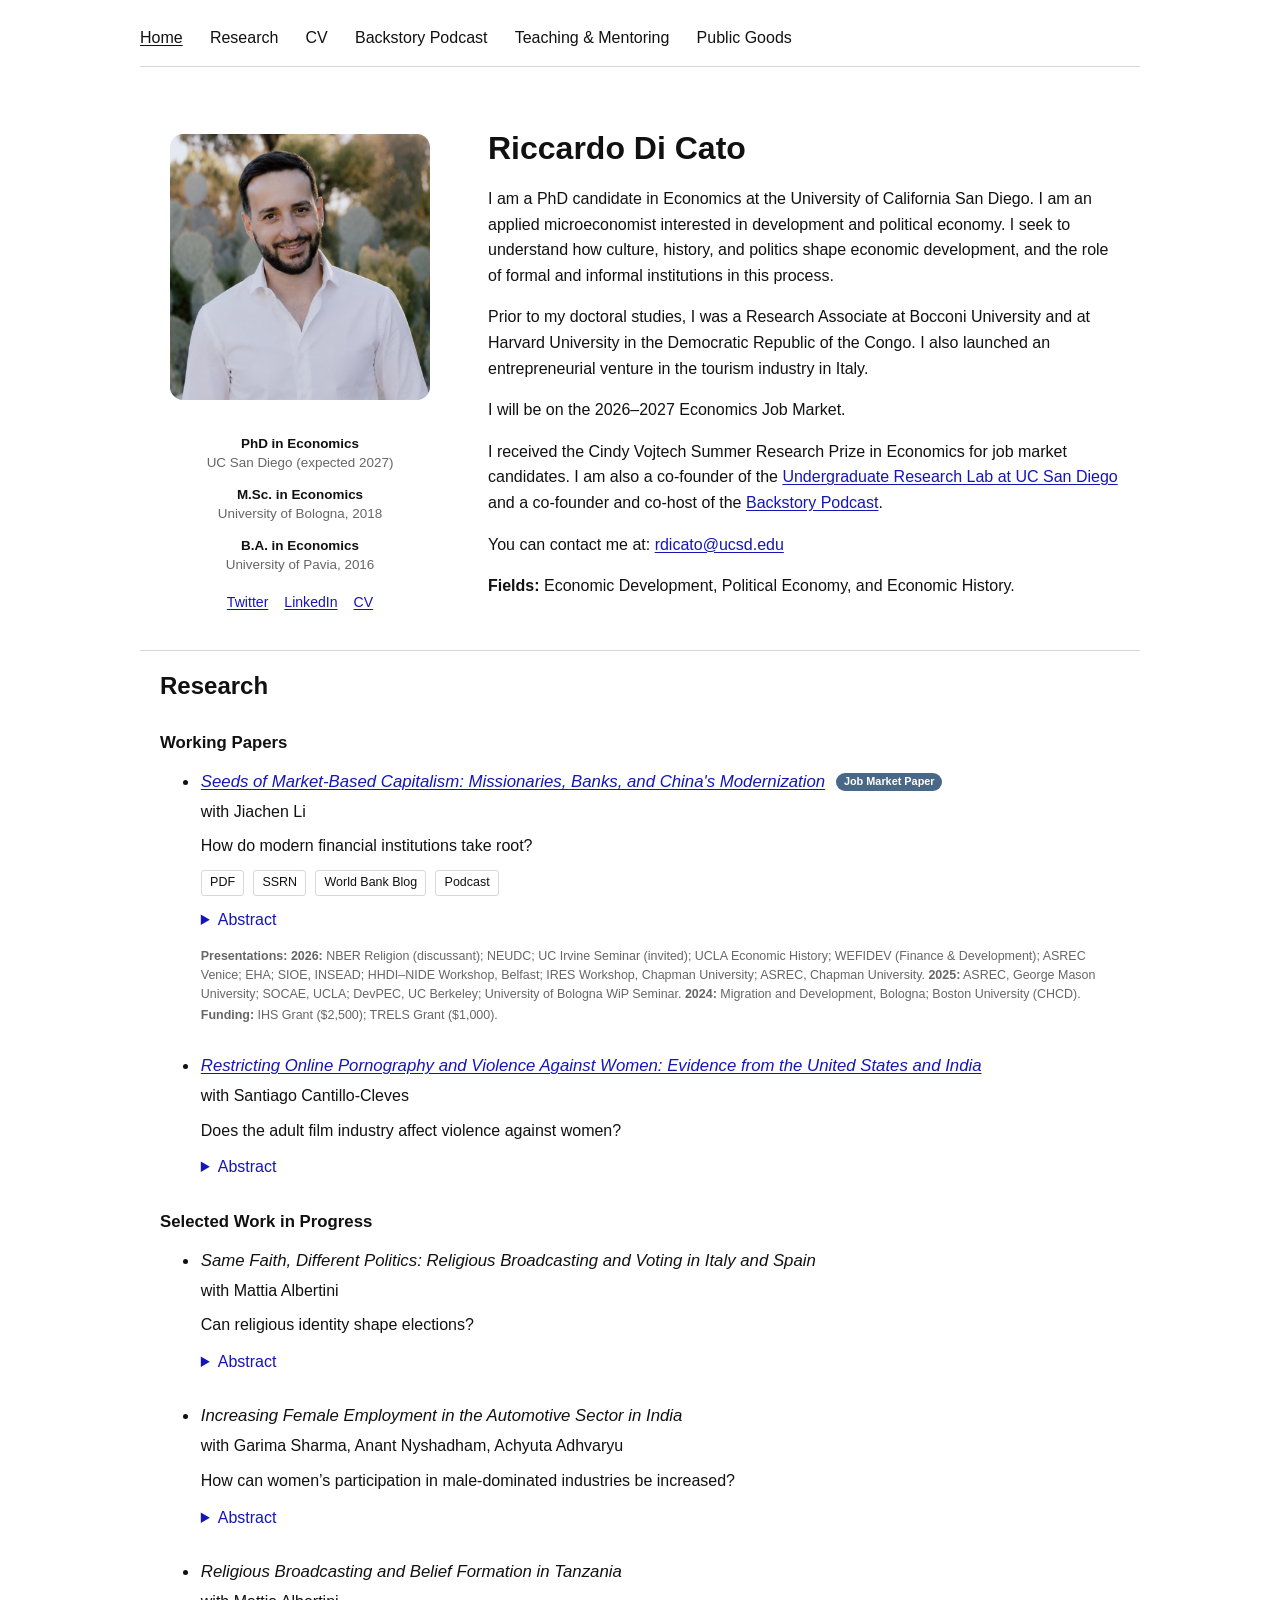
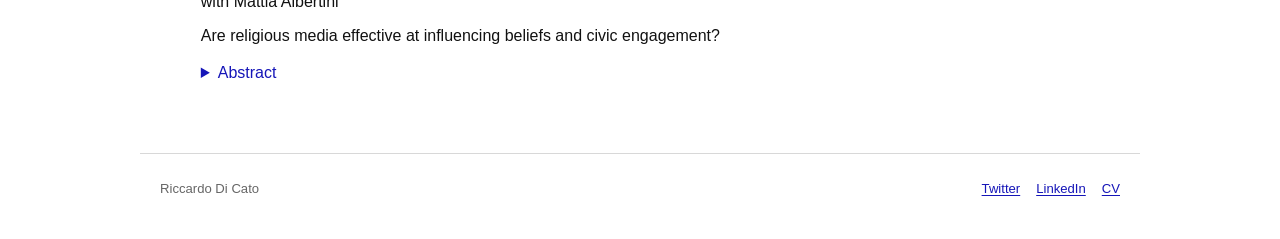
<file: index.html>
<!doctype html>
<html lang="en">
<head>
  <meta charset="utf-8">
  <meta name="viewport" content="width=device-width, initial-scale=1">
  <meta name="description" content="Riccardo Di Cato, PhD candidate in Economics at UC San Diego.">
  <title>Riccardo Di Cato</title>
  <link rel="canonical" href="https://riccardodicato.com/">
  <meta property="og:type" content="website">
  <meta property="og:title" content="Riccardo Di Cato">
  <meta property="og:description" content="PhD candidate in Economics at UC San Diego working in development economics and political economy.">
  <meta property="og:url" content="https://riccardodicato.com/">
  <meta property="og:image" content="https://riccardodicato.com/assets/images/riccardo-di-cato-2026.jpg">
  <meta name="twitter:card" content="summary_large_image">
  <link rel="stylesheet" href="assets/css/site.css">
  <script type="application/ld+json">
  {
    "@context": "https://schema.org",
    "@type": "Person",
    "name": "Riccardo Di Cato",
    "url": "https://riccardodicato.com/",
    "image": "https://riccardodicato.com/assets/images/riccardo-di-cato-2026.jpg",
    "jobTitle": "PhD Candidate in Economics",
    "affiliation": {
      "@type": "CollegeOrUniversity",
      "name": "University of California San Diego"
    },
    "sameAs": [
      "https://x.com/CatoRiccardo",
      "https://www.linkedin.com/in/dicato/"
    ]
  }
  </script>
</head>
<body>
  <a class="skip-link" href="#home">Skip to content</a>
  <header class="site-header container">
    <nav class="site-nav" aria-label="Primary navigation">
      <a href="#home" aria-current="page">Home</a>
      <a href="#research">Research</a>
      <a href="assets/docs/riccardo-di-cato-cv.pdf?v=20261103231024" target="_blank" rel="noopener">CV</a>
      <a href="media/index.html">Backstory Podcast</a>
      <a href="teaching_research/index.html">Teaching &amp; Mentoring</a>
      <a href="blog/index.html">Public Goods</a>
    </nav>
  </header>

  <main>
    <section class="profile container" id="home">
      <aside class="profile-side">
        <img class="profile-photo" src="assets/images/riccardo-di-cato-2026.jpg" alt="Riccardo Di Cato" width="844" height="1000">
        <p><strong>PhD in Economics</strong>UC San Diego (expected 2027)</p>
        <p><strong>M.Sc. in Economics</strong>University of Bologna, 2018</p>
        <p><strong>B.A. in Economics</strong>University of Pavia, 2016</p>
        <div class="profile-links"><a href="https://x.com/CatoRiccardo" target="_blank" rel="noopener">Twitter</a><a href="https://www.linkedin.com/in/dicato/" target="_blank" rel="noopener">LinkedIn</a><a href="assets/docs/riccardo-di-cato-cv.pdf?v=20261103231024" target="_blank" rel="noopener">CV</a></div>
      </aside>
      <div class="profile-main">
        <h1>Riccardo Di Cato</h1>
        <p>I am a PhD candidate in Economics at the University of California San Diego. I am an applied microeconomist interested in development and political economy. I seek to understand how culture, history, and politics shape economic development, and the role of formal and informal institutions in this process.</p>
        <p>Prior to my doctoral studies, I was a Research Associate at Bocconi University and at Harvard University in the Democratic Republic of the Congo. I also launched an entrepreneurial venture in the tourism industry in Italy.</p>
        <p>I will be on the 2026–2027 Economics Job Market.</p>
        <p>I received the Cindy Vojtech Summer Research Prize in Economics for job market candidates. I am also a co-founder of the <a href="https://economics.ucsd.edu/undergraduate-program/resources/undergraduate-graduate-research-lab/index.html">Undergraduate Research Lab at UC San Diego</a> and a co-founder and co-host of the <a href="https://open.spotify.com/show/6C8bGPyEN6sFWgcxrxDUTs">Backstory Podcast</a>.</p>
        <p>You can contact me at: <a href="mailto:rdicato@ucsd.edu">rdicato@ucsd.edu</a></p>
        <p><strong>Fields:</strong> Economic Development, Political Economy, and Economic History.</p>
      </div>
    </section>

    <section class="section container" id="research">
      <h2><a href="research/index.html">Research</a></h2>
      <h3>Working Papers</h3>
      <ul class="paper-list">
        <li>
          <p class="paper-title"><a href="assets/docs/DiCatoJMP.pdf?v=20261103231024" target="_blank" rel="noopener">Seeds of Market-Based Capitalism: Missionaries, Banks, and China's Modernization</a> <span class="paper-label">Job Market Paper</span></p>
          <p class="coauthors">with Jiachen Li</p>
          <p class="research-question">How do modern financial institutions take root?</p>
          <div class="paper-actions">
            <a href="assets/docs/DiCatoJMP.pdf?v=20261103231024" target="_blank" rel="noopener">PDF</a>
            <a href="https://papers.ssrn.com/sol3/papers.cfm?abstract_id=5039855" target="_blank" rel="noopener">SSRN</a>
            <a href="https://blogs.worldbank.org/en/impactevaluations/what-are-the-origins-of-china-s-market-based-capitalism--guest-p" target="_blank" rel="noopener">World Bank Blog</a>
            <a href="https://open.spotify.com/episode/0fkQIrNTQ0wg1zdRQTXwpM" target="_blank" rel="noopener">Podcast</a>
          </div>
          <details><summary>Abstract</summary><p>How do modern financial institutions take root? We study this question in the context of China, which transitioned from traditional to modern banking following its opening to foreign powers in the nineteenth century. We explore the role of Christian missionaries in shaping the adoption of modern banks. Missionaries were among the first foreigners to reach China’s interior and played an important role in educating future bankers and translating the Western knowledge needed to operate these new institutions. Before the Communist takeover in 1949, we use a staggered difference-in-differences design to show that missionary arrival increased the number of modern banks by 31% and, with a delay, the number of enterprises by 27%. We then estimate the long-run effects of mission exposure after 1949 using variation induced by the timing of railway construction relative to national missionary inflows. The effect of missionary activity on banking disappeared under Maoist central planning but re-emerged as markets reopened after 1978. Evidence on surviving bankers and returning elites suggests that historical human capital became valuable again as China reopened to markets and reformed its financial system in 1984. Beyond banking, locations with greater historical mission exposure have higher GDP, more enterprises, and greater foreign investment. These findings suggest that missionaries planted the seeds of market-based capitalism, which lay dormant before re-emerging to shape China's modern development.</p></details>
          <div class="paper-meta"><p><strong>Presentations:</strong> <strong>2026:</strong> NBER Religion (discussant); NEUDC; UC Irvine Seminar (invited); UCLA Economic History; WEFIDEV (Finance &amp; Development); ASREC Venice; EHA; SIOE, INSEAD; HHDI–NIDE Workshop, Belfast; IRES Workshop, Chapman University; ASREC, Chapman University. <strong>2025:</strong> ASREC, George Mason University; SOCAE, UCLA; DevPEC, UC Berkeley; University of Bologna WiP Seminar. <strong>2024:</strong> Migration and Development, Bologna; Boston University (CHCD).</p><p><strong>Funding:</strong> IHS Grant ($2,500); TRELS Grant ($1,000).</p></div>
        </li>
        <li><p class="paper-title"><a href="assets/docs/CantilloDiCato_PornographyRestrictions.pdf?v=20261103231024" target="_blank" rel="noopener"><em>Restricting Online Pornography and Violence Against Women: Evidence from the United States and India</em></a></p><p class="coauthors">with Santiago Cantillo-Cleves</p><p class="research-question">Does the adult film industry affect violence against women?</p><details><summary>Abstract</summary><p>Governments increasingly restrict online pornography in an effort to reduce violence against women. The effect of such restrictions is theoretically ambiguous. Pornography may increase aggression through exposure to degrading or violent content, but it may also displace behaviors that create opportunities for violence. We study two large restrictions in two countries and find opposite effects. In the United States, state age-verification laws raised the cost of access, and induced the largest platforms to withdraw from the treated states. Exploiting the staggered adoption of the age-verification laws, as well as a comparison of adjacent counties across states, we find a decline of 1.4 (3%) monthly non-sexual assaults against female victims per 100,000 residents. In India, a 2018 nationwide order blocked 827 pornographic websites. We compare places with higher internet access before and after the policy, and instrument with a measure of how costly it was for a geographic location to access the internet based on the number of lightning strikes in the area. We find that the policy ban increased annual rape incidents by 1.05 per 100,000 residents in India, while crimes not specifically directed at women do not rise. Both policies materially reduced access. Evidence on circumvention and substitution, offender age, and local age composition and household structure suggests that the balance between exposure and behavioral substitution differs across settings. Pornography restrictions therefore can have a differential effect on violence against women, and evaluating them requires attention to how users adjust to the regulations and to the local context.</p></details></li>
      </ul>
      <h3>Selected Work in Progress</h3>
      <ul class="paper-list">
        <li><p class="paper-title"><em>Same Faith, Different Politics: Religious Broadcasting and Voting in Italy and Spain</em></p><p class="coauthors">with Mattia Albertini</p><p class="research-question">Can religious identity shape elections?</p><details><summary>Abstract</summary><p>How does exposure to the same religious message affect voting across different political contexts? We study <em>Radio Maria</em>, one of the world’s largest Catholic broadcasting networks, in Italy and Spain. We combine municipality-level election results with confidential transmitter data and exploit variation in radio reception induced by local topography, together with time variation from the expansion of the radio network. We find that radio exposure increases support for religiously aligned parties in both countries, but in different political directions. In Italy, exposure shifts votes toward parties in the center, while in Spain it shifts votes toward the right. These differences reflect the historical political representation of Catholic identity, which has been associated with the center in Italy and the right in Spain. The results show that a common religious message can produce different electoral responses depending on the political context in which voters receive it. More broadly, our polarization measures suggest that religious media can have very different implications for political polarization, potentially moderating it in one context while intensifying it in another.</p></details></li>
        <li><p class="paper-title"><em>Increasing Female Employment in the Automotive Sector in India</em></p><p class="coauthors">with Garima Sharma, Anant Nyshadham, Achyuta Adhvaryu</p><p class="research-question">How can women’s participation in male-dominated industries be increased?</p><details><summary>Abstract</summary><p>We study whether workplace amenities can help firms attract women into traditionally male-dominated industries. In partnership with a major automotive industry association in India, we conduct a randomized recruitment experiment comparing job offers that vary in the amenities associated with a factory job. These amenities include greater female coworker representation, the option to bring a friend or relative, female supervision, and female human-resources personnel and grievance support. Across 1,190 offers, the peer treatment increases take-up by an estimated 7.2 percentage points, while the other treatment arms have smaller point estimates. Estimated treatment effects are larger in periods with shorter average job-search duration, consistent with amenities having a greater influence on recruitment when outside employment options are better. The findings suggest that peer recruitment can help firms attract women and provide preliminary evidence that workers’ outside options shape their responses to workplace amenities.</p></details></li>
        <li><p class="paper-title"><em>Religious Broadcasting and Belief Formation in Tanzania</em></p><p class="coauthors">with Mattia Albertini</p><p class="research-question">Are religious media effective at influencing beliefs and civic engagement?</p><details><summary>Abstract</summary><p>Can mass religious broadcasting change religious identity and social behavior? We study the expansion of Radio Maria across Tanzania between 2001 and 2024. We combine the staggered rollout of the network’s transmitters with predicted signal strength, individual-level data from Afrobarometer and the Demographic and Health Surveys, and geocoded conflict data from ACLED. Our empirical strategy compares locations with similar proximity to transmitters but different signal reception because of local topography, while accounting for free-space signal, other radio coverage, and location and year fixed effects. Exposure to Radio Maria increases Catholic affiliation and reduces Protestant affiliation, with larger effects in places farther from historical Catholic missions. It also reduces in-person contact with religious leaders, consistent with radio partly substituting for traditional religious institutions. We find little change in most social and intergroup attitudes, but some reduction in conventional political engagement and an increase in protests and religiously connected events. These additional events are not accompanied by more fatalities or violence against civilians. The results show how religious media can reshape affiliation while also affecting civic mobilization.</p></details></li>
      </ul>
    </section>

  </main>

  <footer class="site-footer container"><span>Riccardo Di Cato</span><div class="footer-links"><a href="https://x.com/CatoRiccardo" target="_blank" rel="noopener">Twitter</a><a href="https://www.linkedin.com/in/dicato/" target="_blank" rel="noopener">LinkedIn</a><a href="assets/docs/riccardo-di-cato-cv.pdf?v=20261103231024" target="_blank" rel="noopener">CV</a></div></footer>
</body>
</html>
</file>
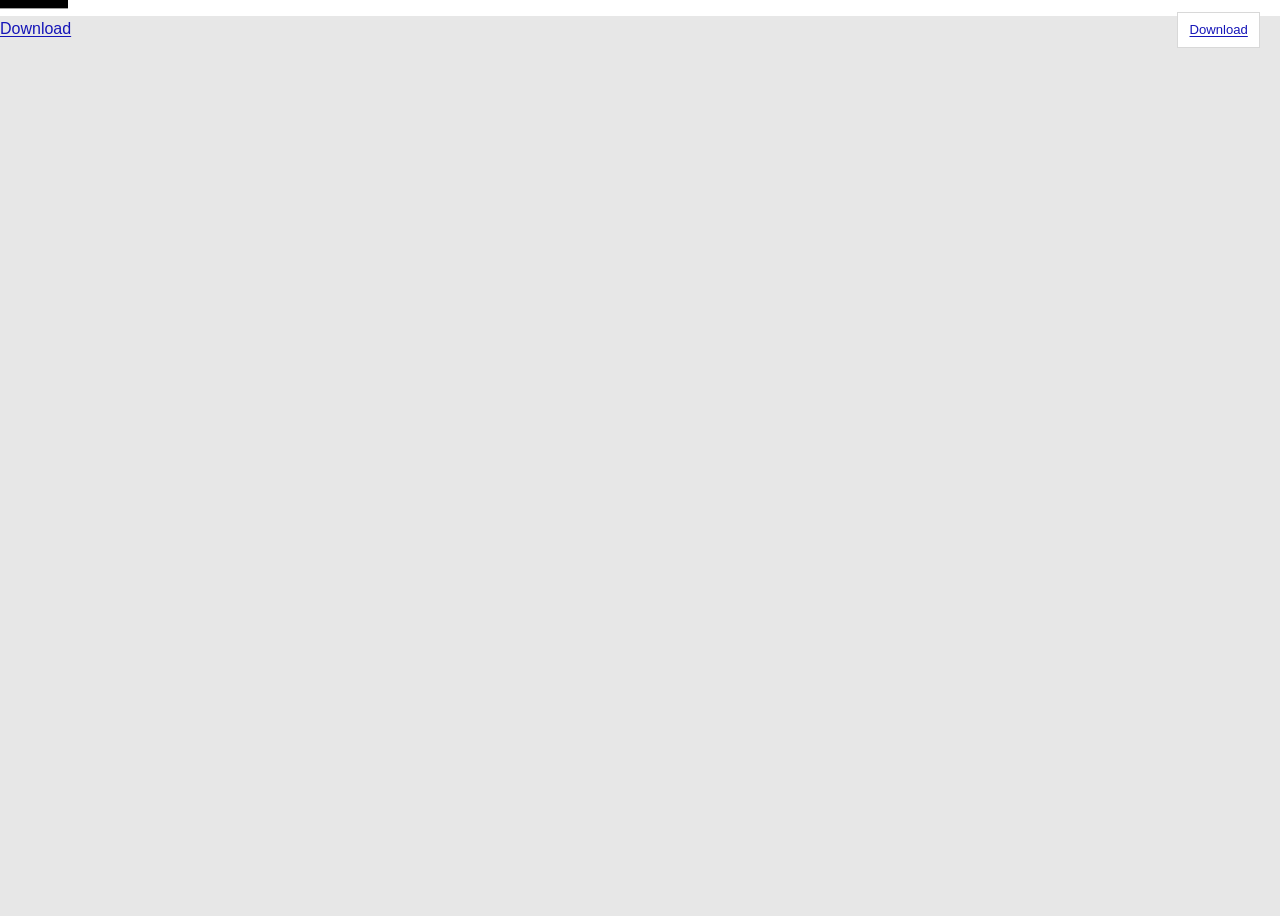
<file: _cv/index.html>
<!doctype html><html lang="en"><head><meta charset="utf-8">
  <meta name="viewport" content="width=device-width,initial-scale=1"><meta name="description" content="Curriculum vitae of Riccardo Di Cato."><title>CV — Riccardo Di Cato</title><link rel="canonical" href="https://riccardodicato.com/_cv/"><meta property="og:type" content="profile"><meta property="og:title" content="CV — Riccardo Di Cato"><meta property="og:description" content="Curriculum vitae of Riccardo Di Cato, PhD candidate in Economics at UC San Diego."><meta property="og:url" content="https://riccardodicato.com/_cv/"><meta name="twitter:card" content="summary"><link rel="stylesheet" href="../assets/css/site.css"></head><body class="cv-page"><main class="cv-direct"><h1 class="skip-link">CV</h1><a class="cv-download" href="../assets/docs/riccardo-di-cato-cv.pdf?v=20261103231024" download>Download</a><object class="pdf-frame" data="../assets/docs/riccardo-di-cato-cv.pdf?v=20261103231024" type="application/pdf"><p><a href="../assets/docs/riccardo-di-cato-cv.pdf?v=20261103231024">Download</a></p></object></main></body></html>
</file>
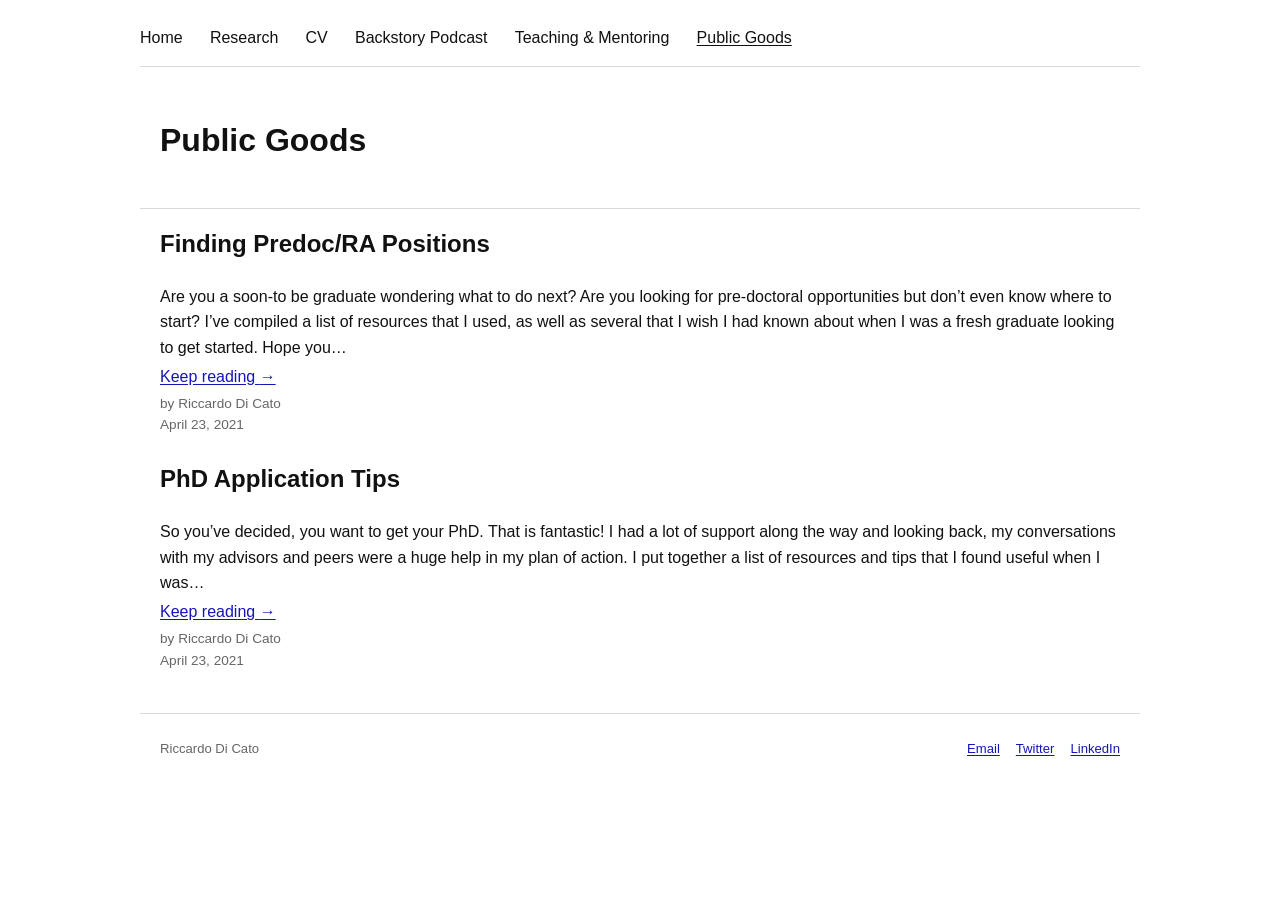
<file: blog/index.html>
<!doctype html><html lang="en"><head><meta charset="utf-8"><meta name="viewport" content="width=device-width,initial-scale=1"><meta name="description" content="Public resources and advice by Riccardo Di Cato."><title>Public Goods — Riccardo Di Cato</title><link rel="canonical" href="https://riccardodicato.com/blog/"><meta property="og:type" content="website"><meta property="og:title" content="Public Goods — Riccardo Di Cato"><meta property="og:description" content="Resources and advice for students interested in economics research and graduate study."><meta property="og:url" content="https://riccardodicato.com/blog/"><meta property="og:image" content="https://riccardodicato.com/assets/images/riccardo-di-cato-2026.jpg"><meta name="twitter:card" content="summary_large_image"><link rel="stylesheet" href="../assets/css/site.css"></head><body><a class="skip-link" href="#content">Skip to content</a>
<header class="site-header container"><nav class="site-nav" aria-label="Primary navigation"><a href="../index.html">Home</a><a href="../research/index.html">Research</a><a href="../assets/docs/riccardo-di-cato-cv.pdf?v=20261103231024" target="_blank" rel="noopener">CV</a><a href="../media/index.html">Backstory Podcast</a><a href="../teaching_research/index.html">Teaching &amp; Mentoring</a><a href="index.html" aria-current="page">Public Goods</a></nav></header>
<main id="content"><section class="page-heading container"><h1>Public Goods</h1></section><section class="section container"><div class="post-list"><article class="post-preview"><h2><a href="../2021/04/23/finding_predoc_ra_positions/index.html">Finding Predoc/RA Positions</a></h2><p>Are you a soon-to be graduate wondering what to do next? Are you looking for pre-doctoral opportunities but don’t even know where to start? I’ve compiled a list of resources that I used, as well as several that I wish I had known about when I was a fresh graduate looking to get started. Hope you…</p><p><a href="../2021/04/23/finding_predoc_ra_positions/index.html">Keep reading <span aria-hidden="true">→</span></a></p><p class="meta">by Riccardo Di Cato<br>April 23, 2021</p></article><article class="post-preview"><h2><a href="../2021/04/23/phd_application_tips/index.html">PhD Application Tips</a></h2><p>So you’ve decided, you want to get your PhD. That is fantastic! I had a lot of support along the way and looking back, my conversations with my advisors and peers were a huge help in my plan of action. I put together a list of resources and tips that I found useful when I was…</p><p><a href="../2021/04/23/phd_application_tips/index.html">Keep reading <span aria-hidden="true">→</span></a></p><p class="meta">by Riccardo Di Cato<br>April 23, 2021</p></article></div></section></main>
<footer class="site-footer container"><span>Riccardo Di Cato</span><div class="footer-links"><a href="mailto:rdicato@ucsd.edu">Email</a><a href="https://x.com/CatoRiccardo" target="_blank" rel="noopener">Twitter</a><a href="https://www.linkedin.com/in/dicato/" target="_blank" rel="noopener">LinkedIn</a></div></footer></body></html>
</file>
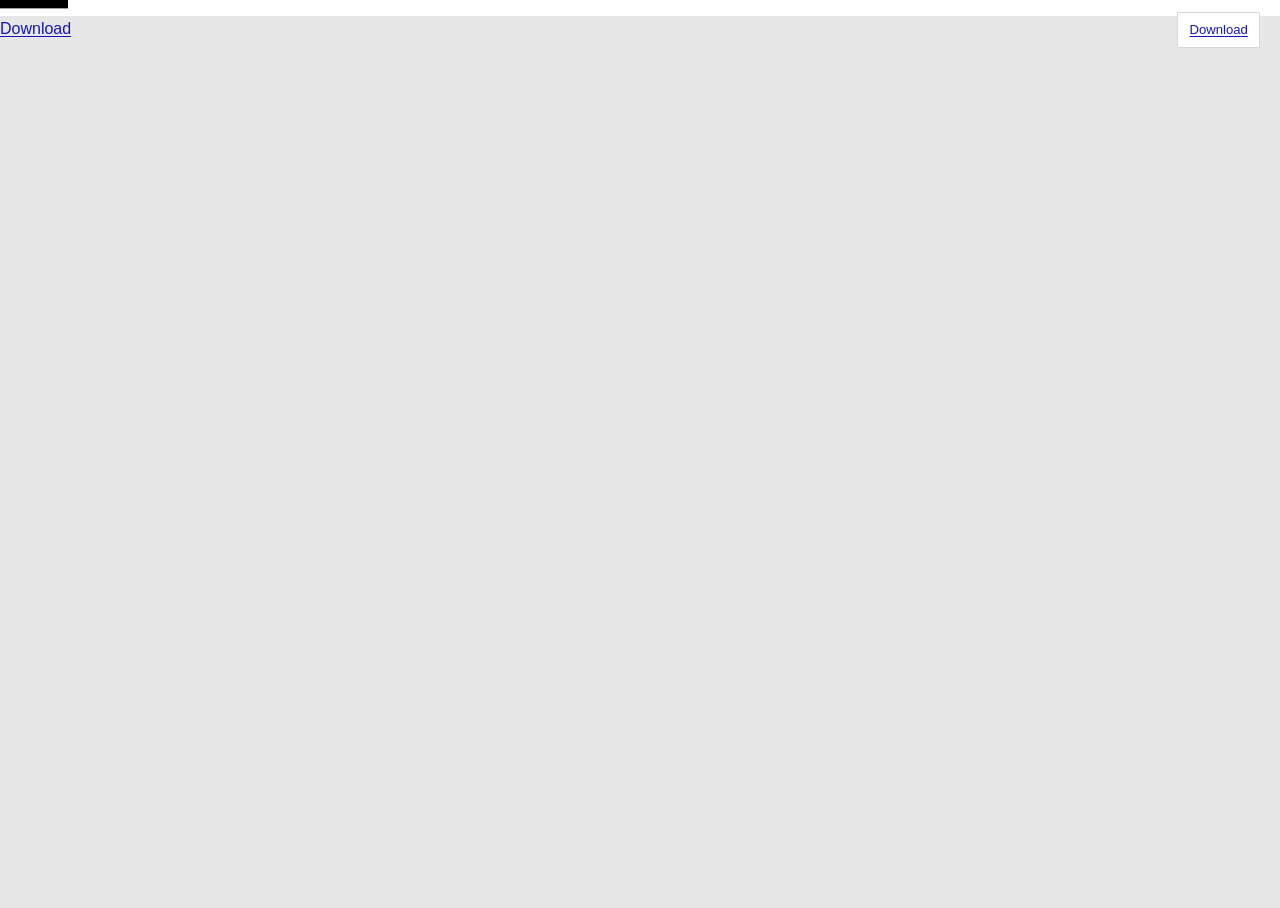
<file: cv/index.html>
<!doctype html><html lang="en"><head><meta charset="utf-8">
  <meta name="robots" content="noindex, nofollow, noarchive"><meta name="viewport" content="width=device-width,initial-scale=1"><meta http-equiv="refresh" content="0; url=../_cv/index.html"><link rel="canonical" href="https://riccardodicato.com/_cv/"><title>CV — Riccardo Di Cato</title></head><body><main><h1>Curriculum vitae</h1><p><a href="../_cv/index.html">Open Riccardo Di Cato’s CV</a>.</p></main></body></html>
</file>
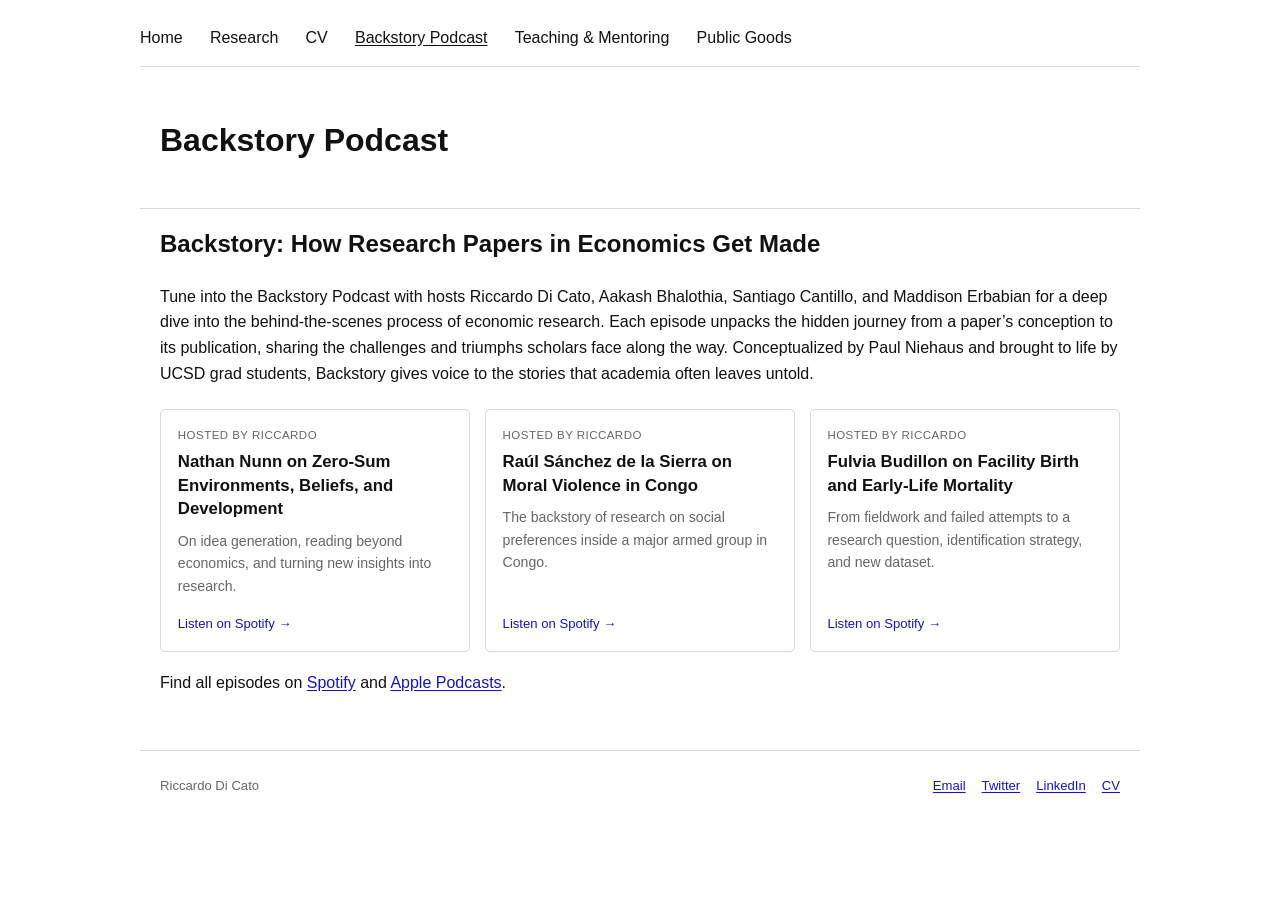
<file: media/index.html>
<!doctype html>
<html lang="en">
<head><meta charset="utf-8"><meta name="viewport" content="width=device-width,initial-scale=1"><meta name="description" content="Backstory Podcast by Riccardo Di Cato."><title>Backstory Podcast — Riccardo Di Cato</title><link rel="canonical" href="https://riccardodicato.com/media/"><meta property="og:type" content="website"><meta property="og:title" content="Backstory Podcast — Riccardo Di Cato"><meta property="og:description" content="How research papers in economics get made, told by the researchers behind them."><meta property="og:url" content="https://riccardodicato.com/media/"><meta property="og:image" content="https://riccardodicato.com/assets/images/riccardo-di-cato-2026.jpg"><meta name="twitter:card" content="summary_large_image"><link rel="stylesheet" href="../assets/css/site.css"></head>
<body><a class="skip-link" href="#content">Skip to content</a>
<header class="site-header container"><nav class="site-nav" aria-label="Primary navigation"><a href="../index.html">Home</a><a href="../research/index.html">Research</a><a href="../assets/docs/riccardo-di-cato-cv.pdf?v=20261103231024" target="_blank" rel="noopener">CV</a><a href="index.html" aria-current="page">Backstory Podcast</a><a href="../teaching_research/index.html">Teaching &amp; Mentoring</a><a href="../blog/index.html">Public Goods</a></nav></header>
<main id="content"><section class="page-heading container"><h1>Backstory Podcast</h1></section><section class="section container"><h2><a href="https://open.spotify.com/show/6C8bGPyEN6sFWgcxrxDUTs">Backstory: How Research Papers in Economics Get Made</a></h2><p>Tune into the Backstory Podcast with hosts Riccardo Di Cato, Aakash Bhalothia, Santiago Cantillo, and Maddison Erbabian for a deep dive into the behind-the-scenes process of economic research. Each episode unpacks the hidden journey from a paper’s conception to its publication, sharing the challenges and triumphs scholars face along the way. Conceptualized by Paul Niehaus and brought to life by UCSD grad students, Backstory gives voice to the stories that academia often leaves untold.</p>
<div class="episode-grid">
<article class="episode-card"><span class="episode-kicker">Hosted by Riccardo</span><h3><a href="https://open.spotify.com/episode/2wYA6rGbScygub31NFwarf" target="_blank" rel="noopener">Nathan Nunn on Zero-Sum Environments, Beliefs, and Development</a></h3><p>On idea generation, reading beyond economics, and turning new insights into research.</p><a class="listen-link" href="https://open.spotify.com/episode/2wYA6rGbScygub31NFwarf" target="_blank" rel="noopener">Listen on Spotify <span aria-hidden="true">→</span></a></article>
<article class="episode-card"><span class="episode-kicker">Hosted by Riccardo</span><h3><a href="https://open.spotify.com/episode/6YWxmN7VZtXjPpRe8uDrfX" target="_blank" rel="noopener">Raúl Sánchez de la Sierra on Moral Violence in Congo</a></h3><p>The backstory of research on social preferences inside a major armed group in Congo.</p><a class="listen-link" href="https://open.spotify.com/episode/6YWxmN7VZtXjPpRe8uDrfX" target="_blank" rel="noopener">Listen on Spotify <span aria-hidden="true">→</span></a></article>
<article class="episode-card"><span class="episode-kicker">Hosted by Riccardo</span><h3><a href="https://open.spotify.com/episode/3LZZiBmuFVMZF7aKA6gG1V" target="_blank" rel="noopener">Fulvia Budillon on Facility Birth and Early-Life Mortality</a></h3><p>From fieldwork and failed attempts to a research question, identification strategy, and new dataset.</p><a class="listen-link" href="https://open.spotify.com/episode/3LZZiBmuFVMZF7aKA6gG1V" target="_blank" rel="noopener">Listen on Spotify <span aria-hidden="true">→</span></a></article>
</div><p class="podcast-platforms">Find all episodes on <a href="https://open.spotify.com/show/6C8bGPyEN6sFWgcxrxDUTs">Spotify</a> and <a href="https://podcasts.apple.com/us/podcast/backstory-how-research-papers-in-economics-get-made/id1718302730">Apple Podcasts</a>.</p></section></main>
<footer class="site-footer container"><span>Riccardo Di Cato</span><div class="footer-links"><a href="mailto:rdicato@ucsd.edu">Email</a><a href="https://x.com/CatoRiccardo" target="_blank" rel="noopener">Twitter</a><a href="https://www.linkedin.com/in/dicato/" target="_blank" rel="noopener">LinkedIn</a><a href="../assets/docs/riccardo-di-cato-cv.pdf?v=20261103231024" target="_blank" rel="noopener">CV</a></div></footer></body></html>
</file>
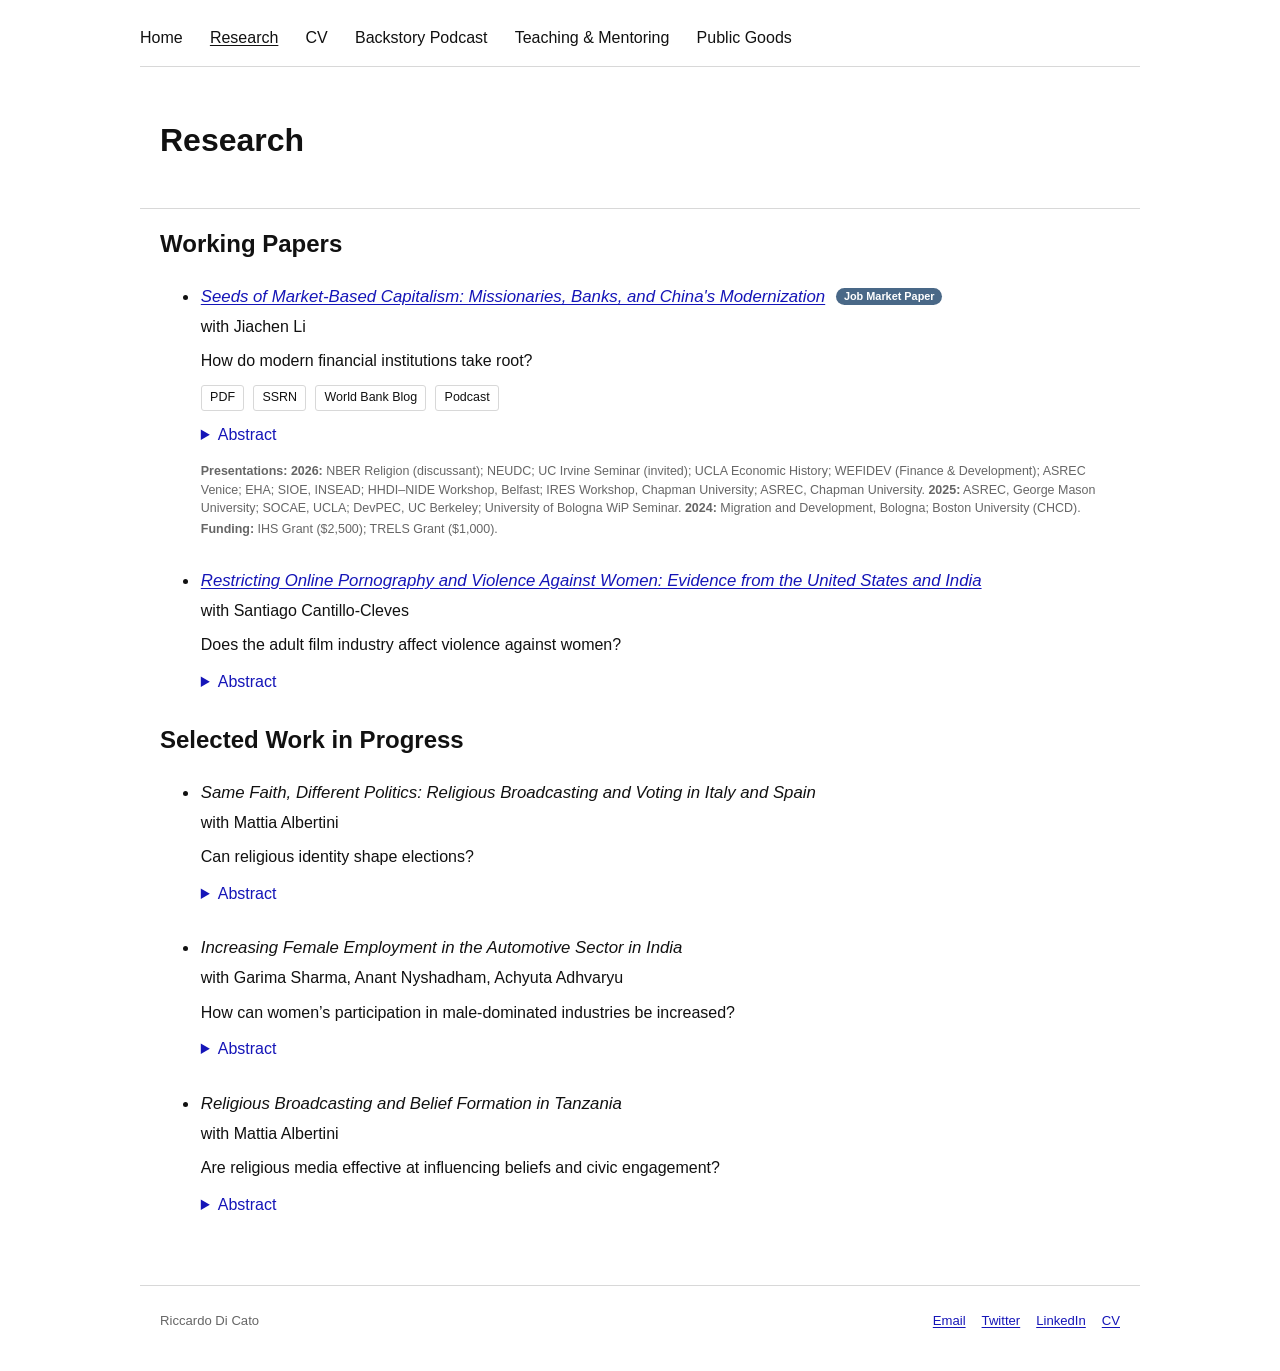
<file: research/index.html>
<!doctype html>
<html lang="en">
<head><meta charset="utf-8"><meta name="viewport" content="width=device-width,initial-scale=1"><meta name="description" content="Research by Riccardo Di Cato in development economics and political economy."><title>Research — Riccardo Di Cato</title><link rel="canonical" href="https://riccardodicato.com/research/"><meta property="og:type" content="website"><meta property="og:title" content="Research — Riccardo Di Cato"><meta property="og:description" content="Working papers and ongoing research in development economics and political economy."><meta property="og:url" content="https://riccardodicato.com/research/"><meta property="og:image" content="https://riccardodicato.com/assets/images/riccardo-di-cato-2026.jpg"><meta name="twitter:card" content="summary_large_image"><link rel="stylesheet" href="../assets/css/site.css"></head>
<body><a class="skip-link" href="#research">Skip to content</a>
<header class="site-header container"><nav class="site-nav" aria-label="Primary navigation"><a href="../index.html">Home</a><a href="index.html" aria-current="page">Research</a><a href="../assets/docs/riccardo-di-cato-cv.pdf?v=20261103231024" target="_blank" rel="noopener">CV</a><a href="../media/index.html">Backstory Podcast</a><a href="../teaching_research/index.html">Teaching &amp; Mentoring</a><a href="../blog/index.html">Public Goods</a></nav></header>
<main><section class="page-heading container"><h1>Research</h1></section><section class="section container" id="research">
<h2>Working Papers</h2>
<ul class="paper-list"><li>
<p class="paper-title"><a href="../assets/docs/DiCatoJMP.pdf?v=20261103231024" target="_blank" rel="noopener">Seeds of Market-Based Capitalism: Missionaries, Banks, and China's Modernization</a> <span class="paper-label">Job Market Paper</span></p>
<p class="coauthors">with Jiachen Li</p>
<p class="research-question">How do modern financial institutions take root?</p>
<div class="paper-actions">
  <a href="../assets/docs/DiCatoJMP.pdf?v=20261103231024" target="_blank" rel="noopener">PDF</a>
  <a href="https://papers.ssrn.com/sol3/papers.cfm?abstract_id=5039855" target="_blank" rel="noopener">SSRN</a>
  <a href="https://blogs.worldbank.org/en/impactevaluations/what-are-the-origins-of-china-s-market-based-capitalism--guest-p" target="_blank" rel="noopener">World Bank Blog</a>
  <a href="https://open.spotify.com/episode/0fkQIrNTQ0wg1zdRQTXwpM" target="_blank" rel="noopener">Podcast</a>
</div>
<details><summary>Abstract</summary><p>How do modern financial institutions take root? We study this question in the context of China, which transitioned from traditional to modern banking following its opening to foreign powers in the nineteenth century. We explore the role of Christian missionaries in shaping the adoption of modern banks. Missionaries were among the first foreigners to reach China’s interior and played an important role in educating future bankers and translating the Western knowledge needed to operate these new institutions. Before the Communist takeover in 1949, we use a staggered difference-in-differences design to show that missionary arrival increased the number of modern banks by 31% and, with a delay, the number of enterprises by 27%. We then estimate the long-run effects of mission exposure after 1949 using variation induced by the timing of railway construction relative to national missionary inflows. The effect of missionary activity on banking disappeared under Maoist central planning but re-emerged as markets reopened after 1978. Evidence on surviving bankers and returning elites suggests that historical human capital became valuable again as China reopened to markets and reformed its financial system in 1984. Beyond banking, locations with greater historical mission exposure have higher GDP, more enterprises, and greater foreign investment. These findings suggest that missionaries planted the seeds of market-based capitalism, which lay dormant before re-emerging to shape China's modern development.</p></details>
<div class="paper-meta"><p><strong>Presentations:</strong> <strong>2026:</strong> NBER Religion (discussant); NEUDC; UC Irvine Seminar (invited); UCLA Economic History; WEFIDEV (Finance &amp; Development); ASREC Venice; EHA; SIOE, INSEAD; HHDI–NIDE Workshop, Belfast; IRES Workshop, Chapman University; ASREC, Chapman University. <strong>2025:</strong> ASREC, George Mason University; SOCAE, UCLA; DevPEC, UC Berkeley; University of Bologna WiP Seminar. <strong>2024:</strong> Migration and Development, Bologna; Boston University (CHCD).</p><p><strong>Funding:</strong> IHS Grant ($2,500); TRELS Grant ($1,000).</p></div>
</li>
<li><p class="paper-title"><a href="../assets/docs/CantilloDiCato_PornographyRestrictions.pdf?v=20261103231024" target="_blank" rel="noopener"><em>Restricting Online Pornography and Violence Against Women: Evidence from the United States and India</em></a></p><p class="coauthors">with Santiago Cantillo-Cleves</p><p class="research-question">Does the adult film industry affect violence against women?</p><details><summary>Abstract</summary><p>Governments increasingly restrict online pornography in an effort to reduce violence against women. The effect of such restrictions is theoretically ambiguous. Pornography may increase aggression through exposure to degrading or violent content, but it may also displace behaviors that create opportunities for violence. We study two large restrictions in two countries and find opposite effects. In the United States, state age-verification laws raised the cost of access, and induced the largest platforms to withdraw from the treated states. Exploiting the staggered adoption of the age-verification laws, as well as a comparison of adjacent counties across states, we find a decline of 1.4 (3%) monthly non-sexual assaults against female victims per 100,000 residents. In India, a 2018 nationwide order blocked 827 pornographic websites. We compare places with higher internet access before and after the policy, and instrument with a measure of how costly it was for a geographic location to access the internet based on the number of lightning strikes in the area. We find that the policy ban increased annual rape incidents by 1.05 per 100,000 residents in India, while crimes not specifically directed at women do not rise. Both policies materially reduced access. Evidence on circumvention and substitution, offender age, and local age composition and household structure suggests that the balance between exposure and behavioral substitution differs across settings. Pornography restrictions therefore can have a differential effect on violence against women, and evaluating them requires attention to how users adjust to the regulations and to the local context.</p></details></li>
</ul>
<h2>Selected Work in Progress</h2>
<ul class="paper-list">
<li><p class="paper-title"><em>Same Faith, Different Politics: Religious Broadcasting and Voting in Italy and Spain</em></p><p class="coauthors">with Mattia Albertini</p><p class="research-question">Can religious identity shape elections?</p><details><summary>Abstract</summary><p>How does exposure to the same religious message affect voting across different political contexts? We study <em>Radio Maria</em>, one of the world’s largest Catholic broadcasting networks, in Italy and Spain. We combine municipality-level election results with confidential transmitter data and exploit variation in radio reception induced by local topography, together with time variation from the expansion of the radio network. We find that radio exposure increases support for religiously aligned parties in both countries, but in different political directions. In Italy, exposure shifts votes toward parties in the center, while in Spain it shifts votes toward the right. These differences reflect the historical political representation of Catholic identity, which has been associated with the center in Italy and the right in Spain. The results show that a common religious message can produce different electoral responses depending on the political context in which voters receive it. More broadly, our polarization measures suggest that religious media can have very different implications for political polarization, potentially moderating it in one context while intensifying it in another.</p></details></li>
<li><p class="paper-title"><em>Increasing Female Employment in the Automotive Sector in India</em></p><p class="coauthors">with Garima Sharma, Anant Nyshadham, Achyuta Adhvaryu</p><p class="research-question">How can women’s participation in male-dominated industries be increased?</p><details><summary>Abstract</summary><p>We study whether workplace amenities can help firms attract women into traditionally male-dominated industries. In partnership with a major automotive industry association in India, we conduct a randomized recruitment experiment comparing job offers that vary in the amenities associated with a factory job. These amenities include greater female coworker representation, the option to bring a friend or relative, female supervision, and female human-resources personnel and grievance support. Across 1,190 offers, the peer treatment increases take-up by an estimated 7.2 percentage points, while the other treatment arms have smaller point estimates. Estimated treatment effects are larger in periods with shorter average job-search duration, consistent with amenities having a greater influence on recruitment when outside employment options are better. The findings suggest that peer recruitment can help firms attract women and provide preliminary evidence that workers’ outside options shape their responses to workplace amenities.</p></details></li>
<li><p class="paper-title"><em>Religious Broadcasting and Belief Formation in Tanzania</em></p><p class="coauthors">with Mattia Albertini</p><p class="research-question">Are religious media effective at influencing beliefs and civic engagement?</p><details><summary>Abstract</summary><p>Can mass religious broadcasting change religious identity and social behavior? We study the expansion of Radio Maria across Tanzania between 2001 and 2024. We combine the staggered rollout of the network’s transmitters with predicted signal strength, individual-level data from Afrobarometer and the Demographic and Health Surveys, and geocoded conflict data from ACLED. Our empirical strategy compares locations with similar proximity to transmitters but different signal reception because of local topography, while accounting for free-space signal, other radio coverage, and location and year fixed effects. Exposure to Radio Maria increases Catholic affiliation and reduces Protestant affiliation, with larger effects in places farther from historical Catholic missions. It also reduces in-person contact with religious leaders, consistent with radio partly substituting for traditional religious institutions. We find little change in most social and intergroup attitudes, but some reduction in conventional political engagement and an increase in protests and religiously connected events. These additional events are not accompanied by more fatalities or violence against civilians. The results show how religious media can reshape affiliation while also affecting civic mobilization.</p></details></li>
</ul></section></main>
<footer class="site-footer container"><span>Riccardo Di Cato</span><div class="footer-links"><a href="mailto:rdicato@ucsd.edu">Email</a><a href="https://x.com/CatoRiccardo" target="_blank" rel="noopener">Twitter</a><a href="https://www.linkedin.com/in/dicato/" target="_blank" rel="noopener">LinkedIn</a><a href="../assets/docs/riccardo-di-cato-cv.pdf?v=20261103231024" target="_blank" rel="noopener">CV</a></div></footer></body></html>
</file>
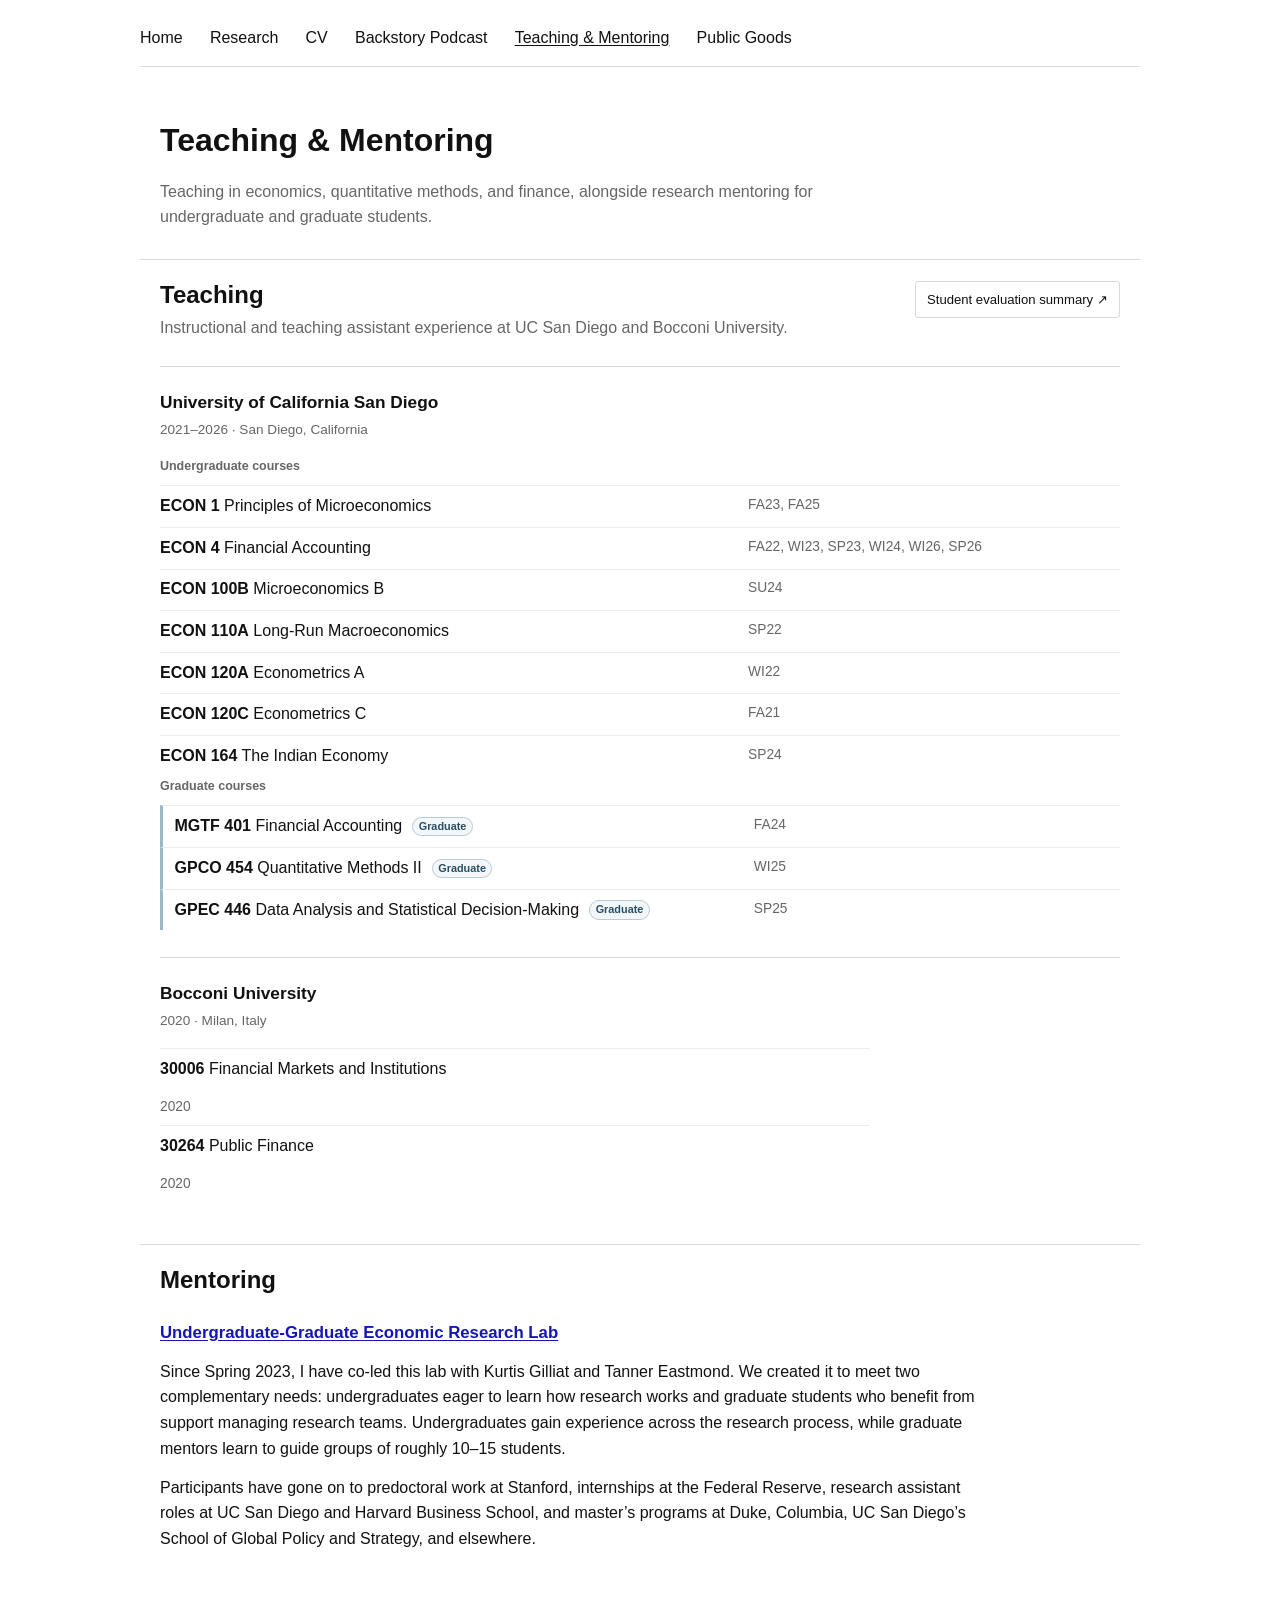
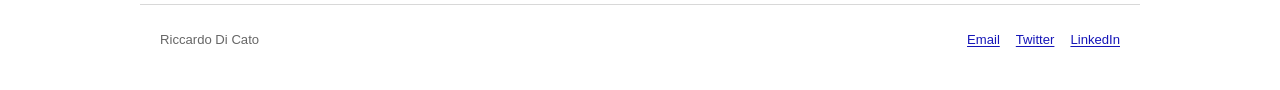
<file: teaching-research/index.html>
<!doctype html><html lang="en"><head><meta charset="utf-8">
  <meta name="robots" content="noindex, nofollow, noarchive"><meta name="viewport" content="width=device-width,initial-scale=1"><meta http-equiv="refresh" content="0; url=../teaching_research/index.html"><link rel="canonical" href="https://riccardodicato.com/teaching_research/"><title>Teaching &amp; Mentoring — Riccardo Di Cato</title></head><body><main><h1>Teaching &amp; Mentoring</h1><p><a href="../teaching_research/index.html">Open Teaching &amp; Mentoring</a>.</p></main></body></html>
</file>
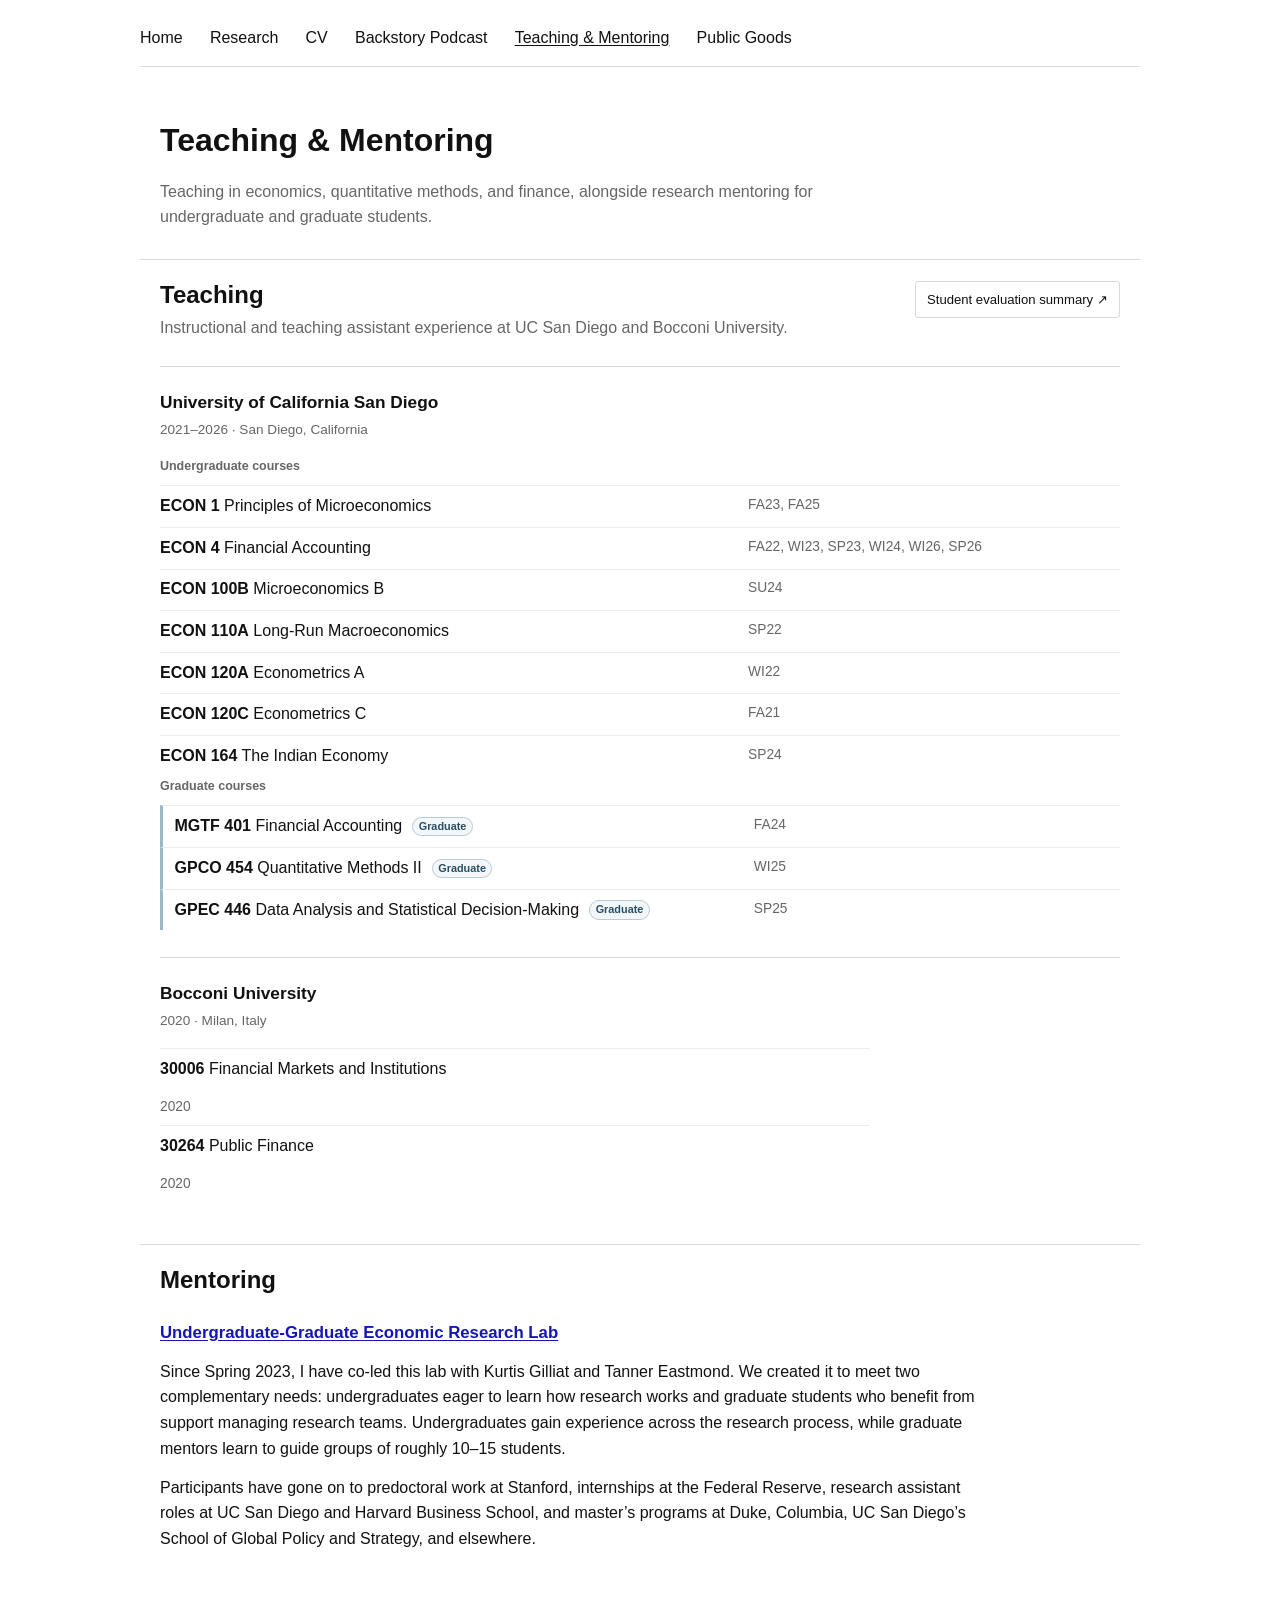
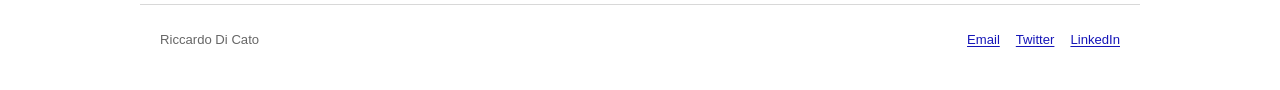
<file: teaching_research/index.html>
<!doctype html>
<html lang="en">
<head>
  <meta charset="utf-8">
  <meta name="viewport" content="width=device-width,initial-scale=1">
  <meta name="description" content="Teaching and mentoring by Riccardo Di Cato.">
  <title>Teaching &amp; Mentoring — Riccardo Di Cato</title>
  <link rel="canonical" href="https://riccardodicato.com/teaching_research/">
  <meta property="og:type" content="website">
  <meta property="og:title" content="Teaching &amp; Mentoring — Riccardo Di Cato">
  <meta property="og:description" content="Teaching experience, student evaluations, and research mentoring by Riccardo Di Cato.">
  <meta property="og:url" content="https://riccardodicato.com/teaching_research/">
  <meta property="og:image" content="https://riccardodicato.com/assets/images/riccardo-di-cato-2026.jpg">
  <meta name="twitter:card" content="summary_large_image">
  <link rel="stylesheet" href="../assets/css/site.css">
</head>
<body>
  <a class="skip-link" href="#content">Skip to content</a>
  <header class="site-header container">
    <nav class="site-nav" aria-label="Primary navigation">
      <a href="../index.html">Home</a><a href="../research/index.html">Research</a><a href="../assets/docs/riccardo-di-cato-cv.pdf?v=20261103231024" target="_blank" rel="noopener">CV</a><a href="../media/index.html">Backstory Podcast</a><a href="index.html" aria-current="page">Teaching &amp; Mentoring</a><a href="../blog/index.html">Public Goods</a>
    </nav>
  </header>
  <main id="content">
    <section class="page-heading container">
      <h1>Teaching &amp; Mentoring</h1>
      <p class="page-lede">Teaching in economics, quantitative methods, and finance, alongside research mentoring for undergraduate and graduate students.</p>
    </section>

    <section class="section container" aria-labelledby="teaching-heading">
      <div class="section-heading-row">
        <div>
          <h2 id="teaching-heading">Teaching</h2>
          <p class="section-intro">Instructional and teaching assistant experience at UC San Diego and Bocconi University.</p>
        </div>
        <a class="document-link" href="../output/pdf/teaching-evaluation-summary.pdf" target="_blank" rel="noopener">Student evaluation summary <span aria-hidden="true">↗</span></a>
      </div>

      <div class="teaching-block">
        <h3>University of California San Diego</h3>
        <p class="institution-meta">2021–2026 · San Diego, California</p>
        <div class="course-groups">
          <div>
            <h4>Undergraduate courses</h4>
            <ul class="course-list">
              <li><span><strong>ECON 1</strong> Principles of Microeconomics</span><span>FA23, FA25</span></li>
              <li><span><strong>ECON 4</strong> Financial Accounting</span><span>FA22, WI23, SP23, WI24, WI26, SP26</span></li>
              <li><span><strong>ECON 100B</strong> Microeconomics B</span><span>SU24</span></li>
              <li><span><strong>ECON 110A</strong> Long-Run Macroeconomics</span><span>SP22</span></li>
              <li><span><strong>ECON 120A</strong> Econometrics A</span><span>WI22</span></li>
              <li><span><strong>ECON 120C</strong> Econometrics C</span><span>FA21</span></li>
              <li><span><strong>ECON 164</strong> The Indian Economy</span><span>SP24</span></li>
            </ul>
          </div>
          <div>
            <h4>Graduate courses</h4>
            <ul class="course-list graduate-courses">
              <li><span><strong>MGTF 401</strong> Financial Accounting <span class="level-label">Graduate</span></span><span>FA24</span></li>
              <li><span><strong>GPCO 454</strong> Quantitative Methods II <span class="level-label">Graduate</span></span><span>WI25</span></li>
              <li><span><strong>GPEC 446</strong> Data Analysis and Statistical Decision-Making <span class="level-label">Graduate</span></span><span>SP25</span></li>
            </ul>
          </div>
        </div>
      </div>

      <div class="teaching-block compact-block">
        <h3>Bocconi University</h3>
        <p class="institution-meta">2020 · Milan, Italy</p>
        <ul class="course-list bocconi-courses">
          <li><span><strong>30006</strong> Financial Markets and Institutions</span><span>2020</span></li>
          <li><span><strong>30264</strong> Public Finance</span><span>2020</span></li>
        </ul>
      </div>
    </section>

    <section class="section container" aria-labelledby="mentoring-heading">
      <h2 id="mentoring-heading">Mentoring</h2>
      <div class="mentoring-panel">
        <h3><a href="https://economics.ucsd.edu/undergraduate-program/resources/undergraduate-graduate-research-lab/index.html">Undergraduate-Graduate Economic Research Lab</a></h3>
        <p>Since Spring 2023, I have co-led this lab with Kurtis Gilliat and Tanner Eastmond. We created it to meet two complementary needs: undergraduates eager to learn how research works and graduate students who benefit from support managing research teams. Undergraduates gain experience across the research process, while graduate mentors learn to guide groups of roughly 10–15 students.</p>
        <p>Participants have gone on to predoctoral work at Stanford, internships at the Federal Reserve, research assistant roles at UC San Diego and Harvard Business School, and master’s programs at Duke, Columbia, UC San Diego’s School of Global Policy and Strategy, and elsewhere.</p>
      </div>
    </section>
  </main>
  <footer class="site-footer container"><span>Riccardo Di Cato</span><div class="footer-links"><a href="mailto:rdicato@ucsd.edu">Email</a><a href="https://x.com/CatoRiccardo" target="_blank" rel="noopener">Twitter</a><a href="https://www.linkedin.com/in/dicato/" target="_blank" rel="noopener">LinkedIn</a></div></footer>
</body>
</html>
</file>
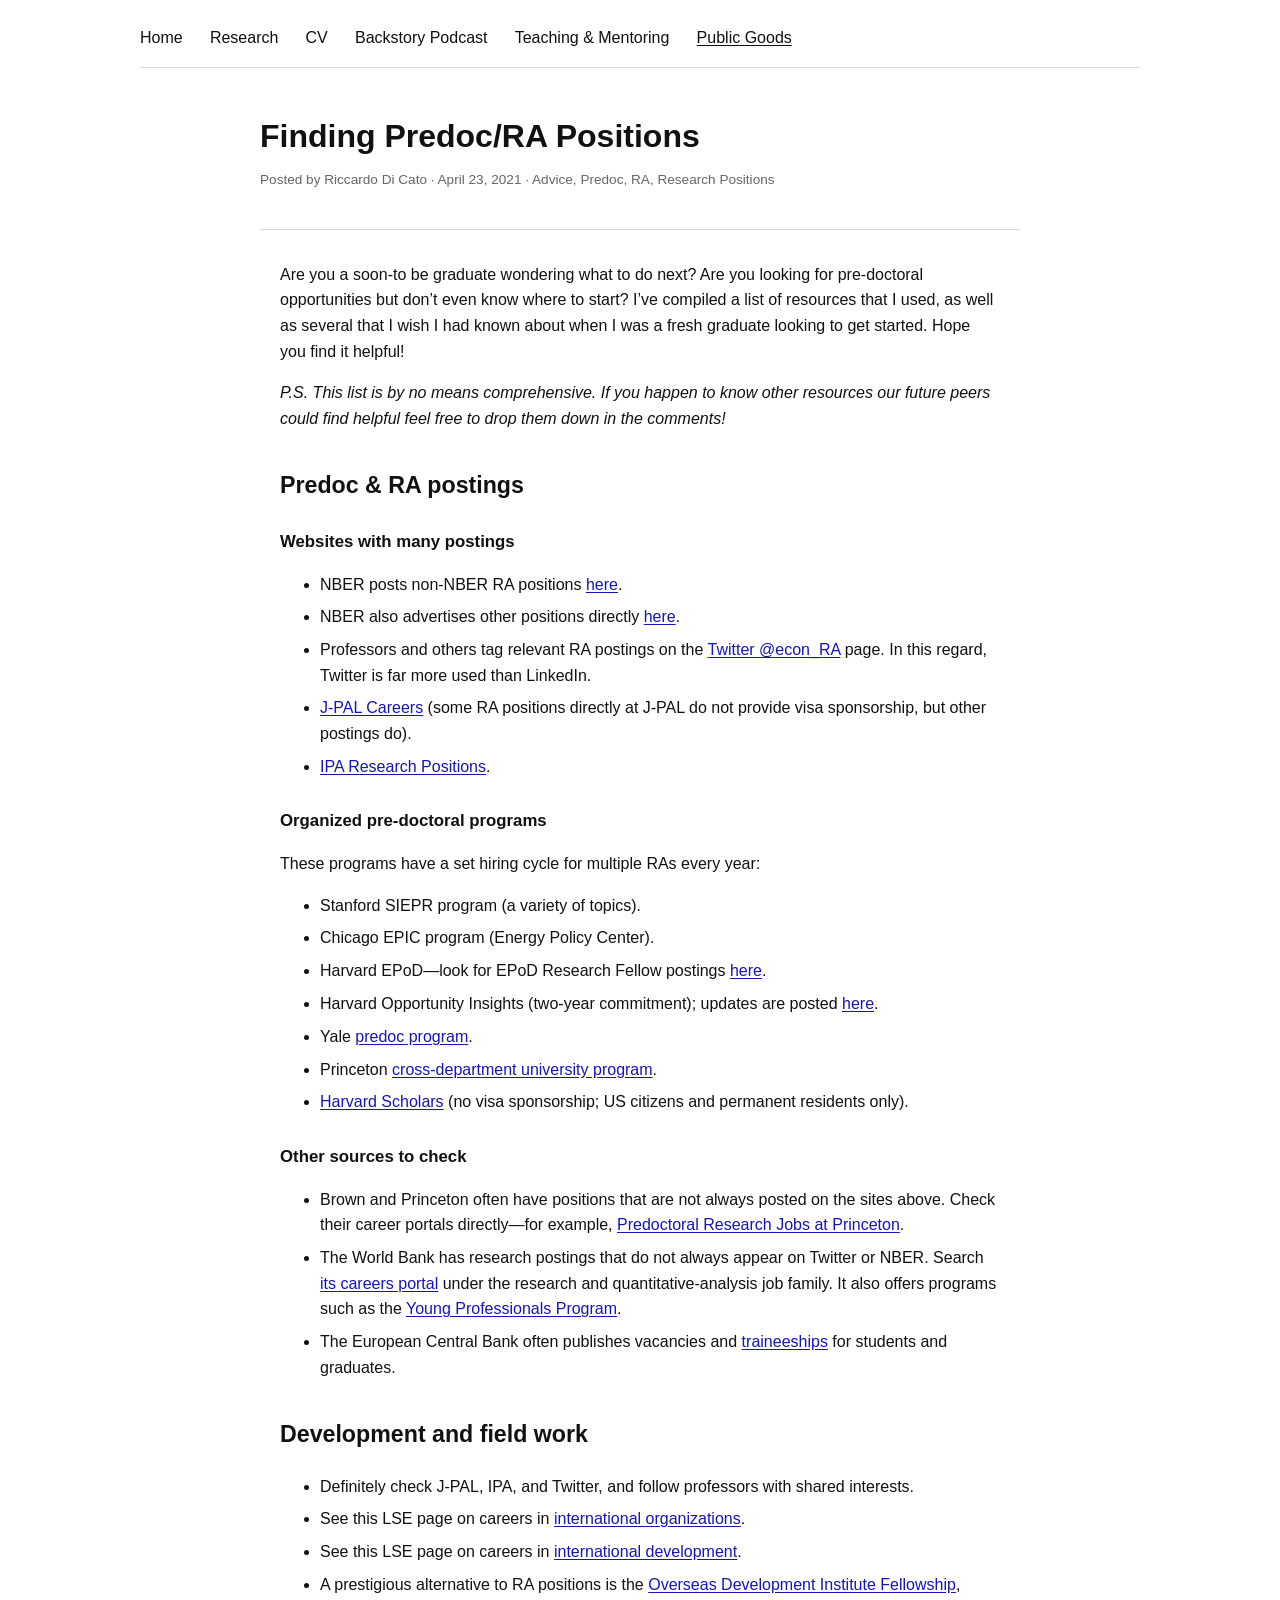
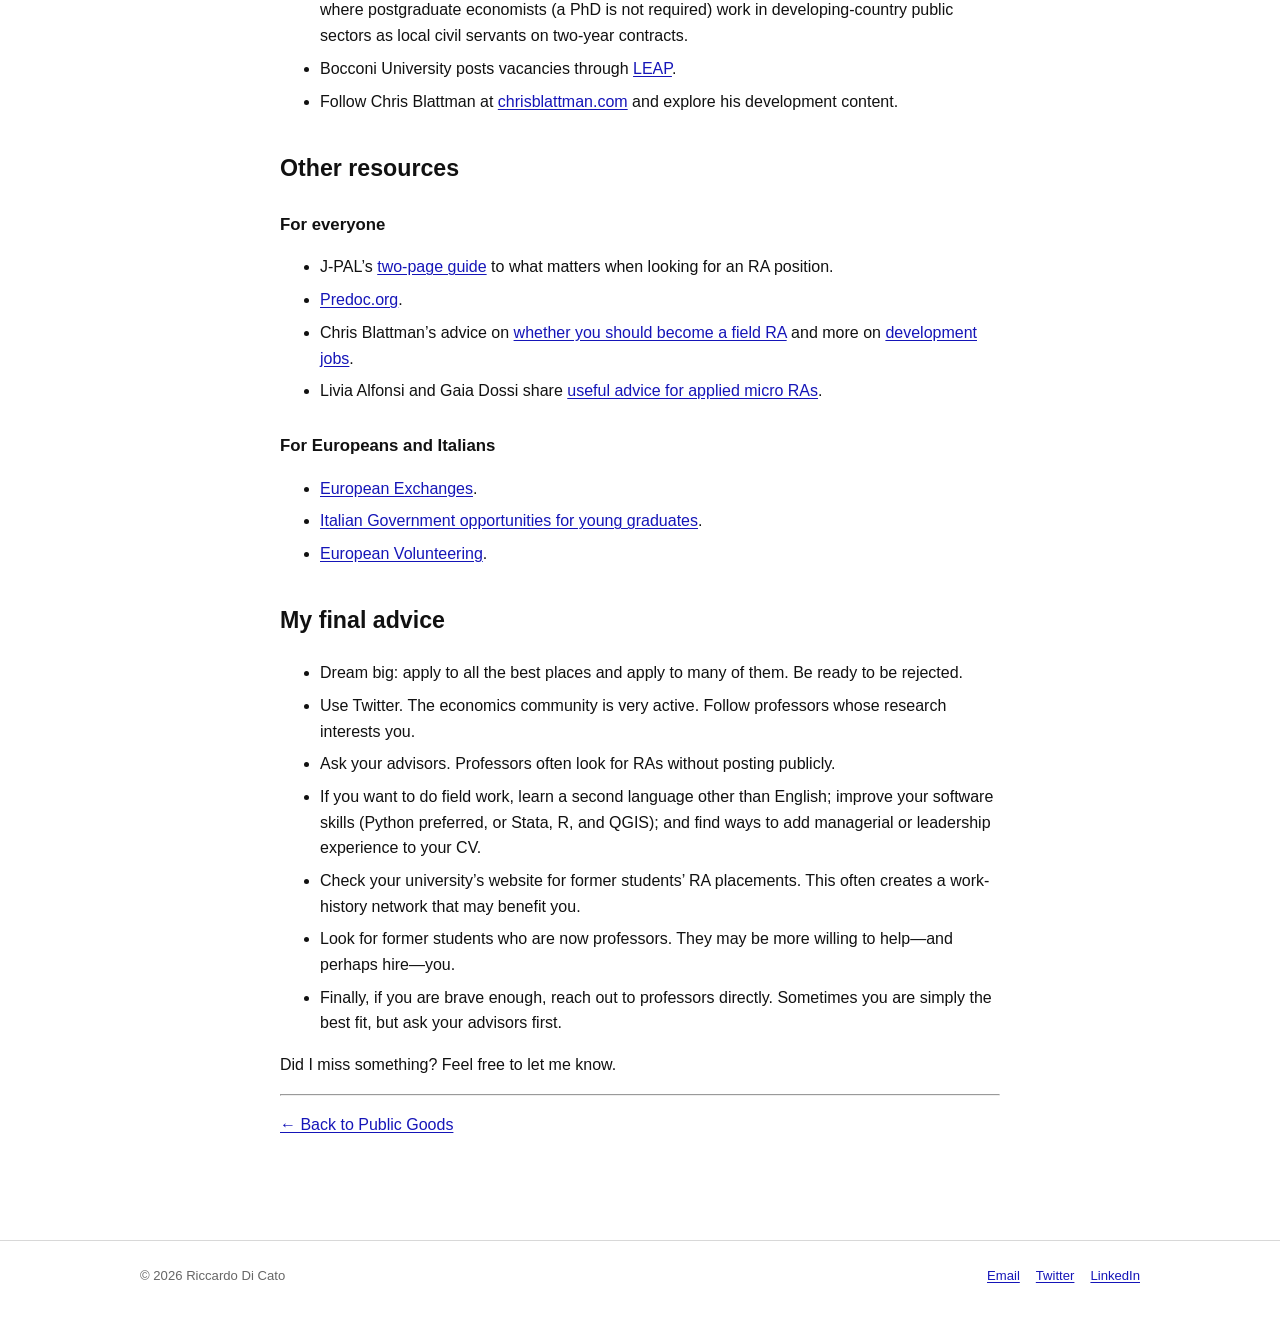
<file: 2021/04/23/finding_predoc_ra_positions/index.html>
<!doctype html><html lang="en"><head><meta charset="utf-8"><meta name="viewport" content="width=device-width, initial-scale=1"><meta name="description" content="Resources and advice for finding predoctoral and research-assistant positions in economics."><title>Finding Predoc/RA Positions — Riccardo Di Cato</title><link rel="canonical" href="https://riccardodicato.com/2021/04/23/finding_predoc_ra_positions/"><meta property="og:type" content="article"><meta property="og:title" content="Finding Predoc/RA Positions — Riccardo Di Cato"><meta property="og:description" content="Resources and advice for finding predoctoral and research-assistant positions in economics."><meta property="og:url" content="https://riccardodicato.com/2021/04/23/finding_predoc_ra_positions/"><meta property="article:published_time" content="2021-04-23"><meta property="og:image" content="https://riccardodicato.com/assets/images/riccardo-di-cato-2026.jpg"><meta name="twitter:card" content="summary_large_image"><link rel="stylesheet" href="../../../../assets/css/site.css"></head><body><a class="skip-link" href="#main">Skip to content</a>
<header class="site-header"><div class="nav-wrap"><nav class="site-nav" id="site-nav"><a href="../../../../index.html">Home</a><a href="../../../../research/index.html">Research</a><a href="../../../../assets/docs/riccardo-di-cato-cv.pdf?v=20261103231024" target="_blank" rel="noopener">CV</a><a href="../../../../media/index.html">Backstory Podcast</a><a href="../../../../teaching_research/index.html">Teaching &amp; Mentoring</a><a href="../../../../blog/index.html" aria-current="page">Public Goods</a></nav></div></header>
<main id="main" class="page-main"><header class="page-intro narrow"><h1>Finding Predoc/RA Positions</h1><p class="meta">Posted by Riccardo Di Cato · April 23, 2021 · Advice, Predoc, RA, Research Positions</p></header>
<div class="container content-grid section ruled"><article class="prose">
  <p>Are you a soon-to be graduate wondering what to do next? Are you looking for pre-doctoral opportunities but don’t even know where to start? I’ve compiled a list of resources that I used, as well as several that I wish I had known about when I was a fresh graduate looking to get started. Hope you find it helpful!</p>
  <p><em>P.S. This list is by no means comprehensive. If you happen to know other resources our future peers could find helpful feel free to drop them down in the comments!</em></p>

  <h2 id="postings">Predoc &amp; RA postings</h2>
  <h3>Websites with many postings</h3>
  <ul>
    <li>NBER posts non-NBER RA positions <a href="https://www.nber.org/career-resources/research-assistant-positions-not-nber">here</a>.</li>
    <li>NBER also advertises other positions directly <a href="https://www.nber.org/career-resources/calls-fellowship-applications">here</a>.</li>
    <li>Professors and others tag relevant RA postings on the <a href="https://twitter.com/econ_ra">Twitter @econ_RA</a> page. In this regard, Twitter is far more used than LinkedIn.</li>
    <li><a href="https://www.povertyactionlab.org/careers">J-PAL Careers</a> (some RA positions directly at J-PAL do not provide visa sponsorship, but other postings do).</li>
    <li><a href="https://www.poverty-action.org/work-with-ipa/current-opportunities">IPA Research Positions</a>.</li>
  </ul>

  <h3>Organized pre-doctoral programs</h3>
  <p>These programs have a set hiring cycle for multiple RAs every year:</p>
  <ul>
    <li>Stanford SIEPR program (a variety of topics).</li>
    <li>Chicago EPIC program (Energy Policy Center).</li>
    <li>Harvard EPoD—look for EPoD Research Fellow postings <a href="https://epod.cid.harvard.edu/jobs-opportunities">here</a>.</li>
    <li>Harvard Opportunity Insights (two-year commitment); updates are posted <a href="https://opportunityinsights.org/joinourteam/">here</a>.</li>
    <li>Yale <a href="https://tobin.yale.edu/tobin-predoctoral-fellows">predoc program</a>.</li>
    <li>Princeton <a href="https://graddiversity.princeton.edu/pre-doctoral-fellowship-initiative">cross-department university program</a>.</li>
    <li><a href="https://gsas.harvard.edu/diversity/research-scholar-initiative">Harvard Scholars</a> (no visa sponsorship; US citizens and permanent residents only).</li>
  </ul>

  <h3>Other sources to check</h3>
  <ul>
    <li>Brown and Princeton often have positions that are not always posted on the sites above. Check their career portals directly—for example, <a href="https://research-princeton.icims.com/jobs/search?mobile=false&amp;width=1050&amp;height=500&amp;bga=true&amp;needsRedirect=false&amp;jan1offset=60&amp;jun1offset=120">Predoctoral Research Jobs at Princeton</a>.</li>
    <li>The World Bank has research postings that do not always appear on Twitter or NBER. Search <a href="https://www.worldbank.org/en/about/careers">its careers portal</a> under the research and quantitative-analysis job family. It also offers programs such as the <a href="https://www.ifc.org/wps/wcm/connect/careers_ext_content/ifc_external_corporate_site/ifc+careers/recruitment+programs/ifc+young+professionals+program">Young Professionals Program</a>.</li>
    <li>The European Central Bank often publishes vacancies and <a href="https://www.ecb.europa.eu/careers/what-we-offer/traineeship/html/index.en.html">traineeships</a> for students and graduates.</li>
  </ul>

  <h2 id="field-work">Development and field work</h2>
  <ul>
    <li>Definitely check J-PAL, IPA, and Twitter, and follow professors with shared interests.</li>
    <li>See this LSE page on careers in <a href="https://info.lse.ac.uk/current-students/careers/information-and-resources/employment-sectors/international-organisations">international organizations</a>.</li>
    <li>See this LSE page on careers in <a href="https://info.lse.ac.uk/current-students/careers/information-and-resources/employment-sectors/international-development">international development</a>.</li>
    <li>A prestigious alternative to RA positions is the <a href="https://odi.org/en/odi-fellowship-scheme/">Overseas Development Institute Fellowship</a>, where postgraduate economists (a PhD is not required) work in developing-country public sectors as local civil servants on two-year contracts.</li>
    <li>Bocconi University posts vacancies through <a href="https://www.leap.unibocconi.eu/wps/wcm/connect/Site/Leap/Home/Vacancies/">LEAP</a>.</li>
    <li>Follow Chris Blattman at <a href="https://chrisblattman.com/">chrisblattman.com</a> and explore his development content.</li>
  </ul>

  <h2 id="resources">Other resources</h2>
  <h3>For everyone</h3>
  <ul>
    <li>J-PAL’s <a href="https://www.dropbox.com/s/yp6g51o9rt0ghr7/JPAL-RAship-guide-Advice-for-Landing-an-RA-ship.pdf">two-page guide</a> to what matters when looking for an RA position.</li>
    <li><a href="https://predoc.org/who-we-are">Predoc.org</a>.</li>
    <li>Chris Blattman’s advice on <a href="https://chrisblattman.com/2011/07/14/aspiring-phd-students-should-you-become-a-field-research-assistant-for-an-rct/">whether you should become a field RA</a> and more on <a href="https://chrisblattman.com/development/">development jobs</a>.</li>
    <li>Livia Alfonsi and Gaia Dossi share <a href="../../../../assets/docs/applied-tips-for-applied-micro-ras.pdf">useful advice for applied micro RAs</a>.</li>
  </ul>
  <h3>For Europeans and Italians</h3>
  <ul>
    <li><a href="http://www.scambieuropei.info/">European Exchanges</a>.</li>
    <li><a href="https://www.esteri.it/it/servizi-opportunita/opportunita/nelle_oo_ii/pergiovani/stage/">Italian Government opportunities for young graduates</a>.</li>
    <li><a href="https://youth.europa.eu/go-abroad/volunteering_en">European Volunteering</a>.</li>
  </ul>

  <h2 id="advice">My final advice</h2>
  <ul>
    <li>Dream big: apply to all the best places and apply to many of them. Be ready to be rejected.</li>
    <li>Use Twitter. The economics community is very active. Follow professors whose research interests you.</li>
    <li>Ask your advisors. Professors often look for RAs without posting publicly.</li>
    <li>If you want to do field work, learn a second language other than English; improve your software skills (Python preferred, or Stata, R, and QGIS); and find ways to add managerial or leadership experience to your CV.</li>
    <li>Check your university’s website for former students’ RA placements. This often creates a work-history network that may benefit you.</li>
    <li>Look for former students who are now professors. They may be more willing to help—and perhaps hire—you.</li>
    <li>Finally, if you are brave enough, reach out to professors directly. Sometimes you are simply the best fit, but ask your advisors first.</li>
  </ul>
  <p>Did I miss something? Feel free to let me know.</p>
  <hr><p><a href="../../../../blog/index.html">← Back to Public Goods</a></p>
</article><aside class="sidebar-card" aria-label="On this page"><h2>On this page</h2><a href="#postings">Predoc &amp; RA postings</a><a href="#field-work">Development &amp; field work</a><a href="#resources">Other resources</a><a href="#advice">Final advice</a></aside></div></main>
<footer class="site-footer"><div class="container footer-wrap"><span>© <span data-year></span> Riccardo Di Cato</span><div class="footer-links"><a href="mailto:rdicato@ucsd.edu">Email</a><a href="https://x.com/CatoRiccardo" target="_blank" rel="noopener">Twitter</a><a href="https://www.linkedin.com/in/dicato/" target="_blank" rel="noopener">LinkedIn</a></div></div></footer><script src="../../../../assets/js/site.js"></script></body></html>
</file>
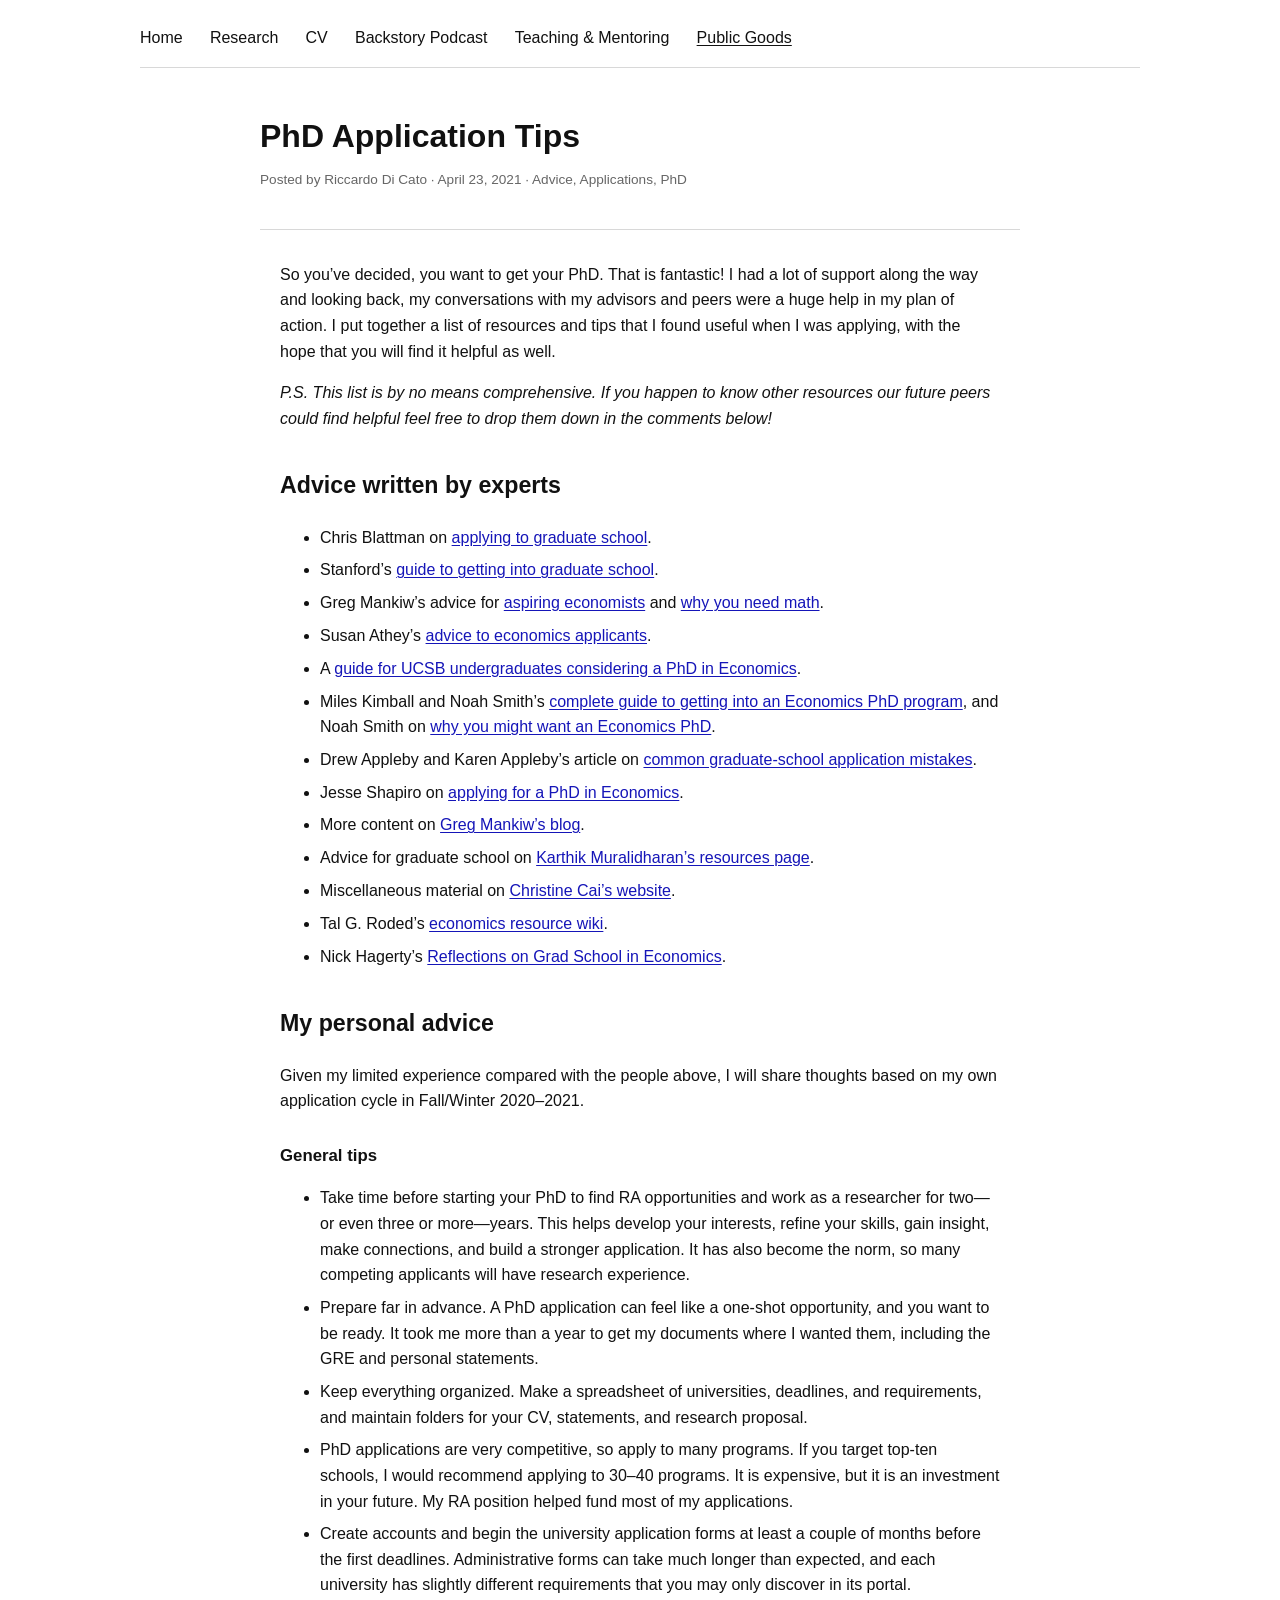
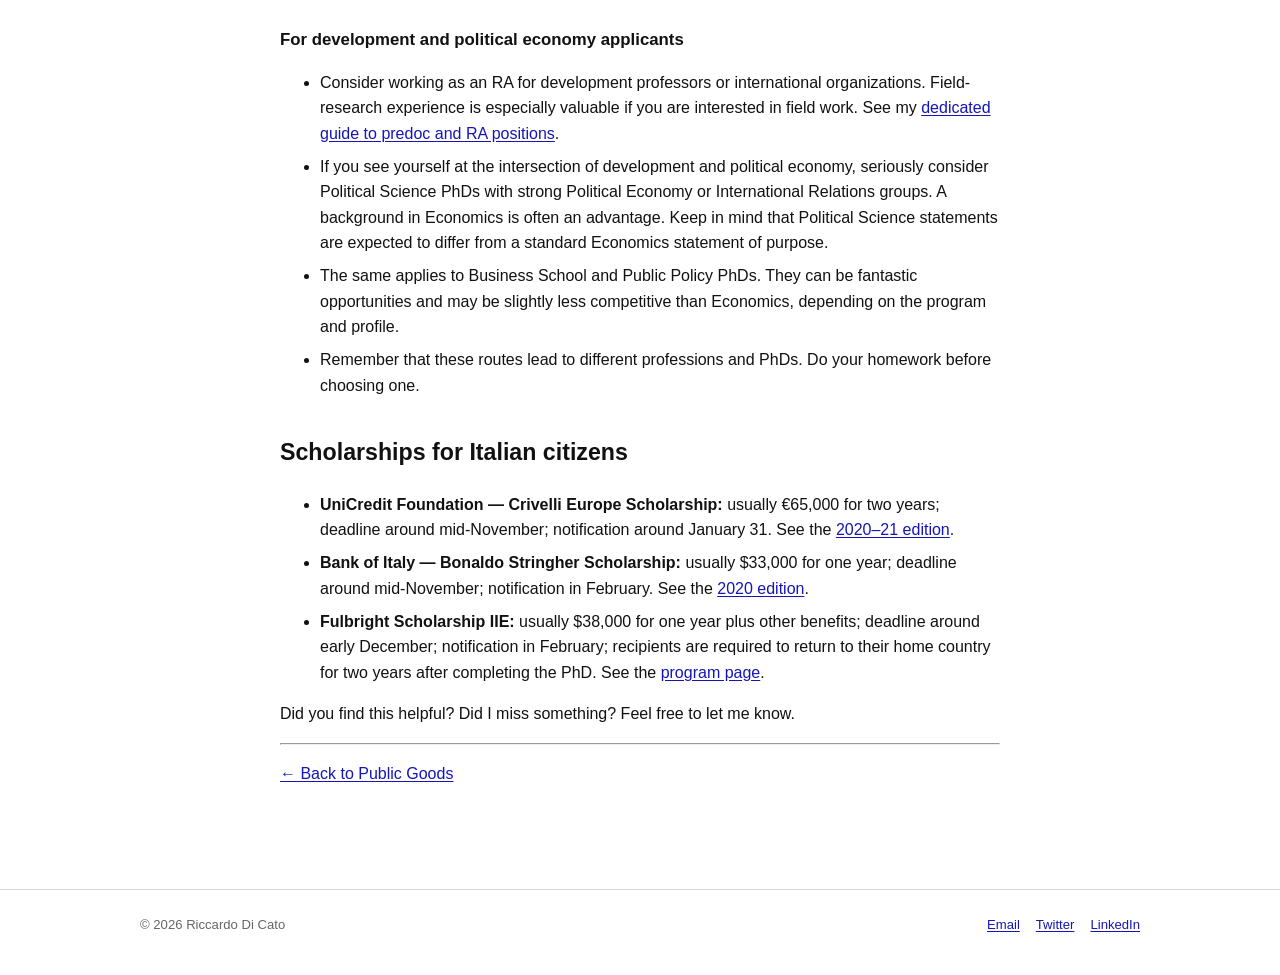
<file: 2021/04/23/phd_application_tips/index.html>
<!doctype html><html lang="en"><head><meta charset="utf-8"><meta name="viewport" content="width=device-width, initial-scale=1"><meta name="description" content="Resources and personal advice for PhD applications in economics and related fields."><title>PhD Application Tips — Riccardo Di Cato</title><link rel="canonical" href="https://riccardodicato.com/2021/04/23/phd_application_tips/"><meta property="og:type" content="article"><meta property="og:title" content="PhD Application Tips — Riccardo Di Cato"><meta property="og:description" content="Resources and personal advice for PhD applications in economics and related fields."><meta property="og:url" content="https://riccardodicato.com/2021/04/23/phd_application_tips/"><meta property="article:published_time" content="2021-04-23"><meta property="og:image" content="https://riccardodicato.com/assets/images/riccardo-di-cato-2026.jpg"><meta name="twitter:card" content="summary_large_image"><link rel="stylesheet" href="../../../../assets/css/site.css"></head><body><a class="skip-link" href="#main">Skip to content</a>
<header class="site-header"><div class="nav-wrap"><nav class="site-nav" id="site-nav"><a href="../../../../index.html">Home</a><a href="../../../../research/index.html">Research</a><a href="../../../../assets/docs/riccardo-di-cato-cv.pdf?v=20261103231024" target="_blank" rel="noopener">CV</a><a href="../../../../media/index.html">Backstory Podcast</a><a href="../../../../teaching_research/index.html">Teaching &amp; Mentoring</a><a href="../../../../blog/index.html" aria-current="page">Public Goods</a></nav></div></header>
<main id="main" class="page-main"><header class="page-intro narrow"><h1>PhD Application Tips</h1><p class="meta">Posted by Riccardo Di Cato · April 23, 2021 · Advice, Applications, PhD</p></header>
<div class="container content-grid section ruled"><article class="prose">
  <p>So you’ve decided, you want to get your PhD. That is fantastic! I had a lot of support along the way and looking back, my conversations with my advisors and peers were a huge help in my plan of action. I put together a list of resources and tips that I found useful when I was applying, with the hope that you will find it helpful as well.</p>
  <p><em>P.S. This list is by no means comprehensive. If you happen to know other resources our future peers could find helpful feel free to drop them down in the comments below!</em></p>

  <h2 id="experts">Advice written by experts</h2>
  <ul>
    <li>Chris Blattman on <a href="https://chrisblattman.com/about/contact/gradschool/">applying to graduate school</a>.</li>
    <li>Stanford’s <a href="https://humsci.stanford.edu/prospective-students/guide-getting-grad-school">guide to getting into graduate school</a>.</li>
    <li>Greg Mankiw’s advice for <a href="https://gregmankiw.blogspot.com/2006/05/advice-for-aspiring-economists.html">aspiring economists</a> and <a href="https://gregmankiw.blogspot.com/2006/09/why-aspiring-economists-need-math.html">why you need math</a>.</li>
    <li>Susan Athey’s <a href="https://sites.google.com/stanford.edu/susan-athey/professional-advice">advice to economics applicants</a>.</li>
    <li>A <a href="https://econ.ucsb.edu/~startz/A%20Guide%20for%20UCSB%20Undergraduates%20Considering%20a%20PhD%20in%20Economics.pdf">guide for UCSB undergraduates considering a PhD in Economics</a>.</li>
    <li>Miles Kimball and Noah Smith’s <a href="https://qz.com/116081/the-complete-guide-to-getting-into-an-economics-phd-program/">complete guide to getting into an Economics PhD program</a>, and Noah Smith on <a href="http://noahpinionblog.blogspot.com/2013/05/if-you-get-phd-get-economics-phd.html">why you might want an Economics PhD</a>.</li>
    <li>Drew Appleby and Karen Appleby’s article on <a href="https://www.psichi.org/page/113EyeSpr07aAppleby">common graduate-school application mistakes</a>.</li>
    <li>Jesse Shapiro on <a href="https://shapiro.scholars.harvard.edu/sites/g/files/omnuum7731/files/shapiro/files/phdnotes.pdf">applying for a PhD in Economics</a>.</li>
    <li>More content on <a href="http://gregmankiw.blogspot.com/">Greg Mankiw’s blog</a>.</li>
    <li>Advice for graduate school on <a href="https://econweb.ucsd.edu/~kamurali/Resources.html">Karthik Muralidharan’s resources page</a>.</li>
    <li>Miscellaneous material on <a href="https://christinecai.github.io/items/PublicGoods.html">Christine Cai’s website</a>.</li>
    <li>Tal G. Roded’s <a href="https://www.visualizecuriosity.com/econ-wiki">economics resource wiki</a>.</li>
    <li>Nick Hagerty’s <a href="https://raw.githack.com/hagertynw/grad-school-reflections/master/grad_school_reflections.pdf">Reflections on Grad School in Economics</a>.</li>
  </ul>

  <h2 id="personal">My personal advice</h2>
  <p>Given my limited experience compared with the people above, I will share thoughts based on my own application cycle in Fall/Winter 2020–2021.</p>
  <h3>General tips</h3>
  <ul>
    <li>Take time before starting your PhD to find RA opportunities and work as a researcher for two—or even three or more—years. This helps develop your interests, refine your skills, gain insight, make connections, and build a stronger application. It has also become the norm, so many competing applicants will have research experience.</li>
    <li>Prepare far in advance. A PhD application can feel like a one-shot opportunity, and you want to be ready. It took me more than a year to get my documents where I wanted them, including the GRE and personal statements.</li>
    <li>Keep everything organized. Make a spreadsheet of universities, deadlines, and requirements, and maintain folders for your CV, statements, and research proposal.</li>
    <li>PhD applications are very competitive, so apply to many programs. If you target top-ten schools, I would recommend applying to 30–40 programs. It is expensive, but it is an investment in your future. My RA position helped fund most of my applications.</li>
    <li>Create accounts and begin the university application forms at least a couple of months before the first deadlines. Administrative forms can take much longer than expected, and each university has slightly different requirements that you may only discover in its portal.</li>
  </ul>

  <h3 id="fields">For development and political economy applicants</h3>
  <ul>
    <li>Consider working as an RA for development professors or international organizations. Field-research experience is especially valuable if you are interested in field work. See my <a href="../finding_predoc_ra_positions/index.html">dedicated guide to predoc and RA positions</a>.</li>
    <li>If you see yourself at the intersection of development and political economy, seriously consider Political Science PhDs with strong Political Economy or International Relations groups. A background in Economics is often an advantage. Keep in mind that Political Science statements are expected to differ from a standard Economics statement of purpose.</li>
    <li>The same applies to Business School and Public Policy PhDs. They can be fantastic opportunities and may be slightly less competitive than Economics, depending on the program and profile.</li>
    <li>Remember that these routes lead to different professions and PhDs. Do your homework before choosing one.</li>
  </ul>

  <h2 id="scholarships">Scholarships for Italian citizens</h2>
  <ul>
    <li><strong>UniCredit Foundation — Crivelli Europe Scholarship:</strong> usually €65,000 for two years; deadline around mid-November; notification around January 31. See the <a href="https://www.unicreditgroup.eu/content/dam/unicreditgroup-eu/ucfoundation/Documenti-2019/BANDI/Crivelli-Europe-Scholarship-19th-ed.pdf">2020–21 edition</a>.</li>
    <li><strong>Bank of Italy — Bonaldo Stringher Scholarship:</strong> usually $33,000 for one year; deadline around mid-November; notification in February. See the <a href="https://www.bancaditalia.it/chi-siamo/lavorare-bi/borse-di-studio/edizione-2020/2020-Bando-SMM-2021-2022.pdf?language_id=1">2020 edition</a>.</li>
    <li><strong>Fulbright Scholarship IIE:</strong> usually $38,000 for one year plus other benefits; deadline around early December; notification in February; recipients are required to return to their home country for two years after completing the PhD. See the <a href="http://www.fulbright.it/self-placed-all-disciplines/">program page</a>.</li>
  </ul>
  <p>Did you find this helpful? Did I miss something? Feel free to let me know.</p>
  <hr><p><a href="../../../../blog/index.html">← Back to Public Goods</a></p>
</article><aside class="sidebar-card" aria-label="On this page"><h2>On this page</h2><a href="#experts">Advice from experts</a><a href="#personal">Personal advice</a><a href="#fields">Related fields</a><a href="#scholarships">Italian scholarships</a></aside></div></main>
<footer class="site-footer"><div class="container footer-wrap"><span>© <span data-year></span> Riccardo Di Cato</span><div class="footer-links"><a href="mailto:rdicato@ucsd.edu">Email</a><a href="https://x.com/CatoRiccardo" target="_blank" rel="noopener">Twitter</a><a href="https://www.linkedin.com/in/dicato/" target="_blank" rel="noopener">LinkedIn</a></div></div></footer><script src="../../../../assets/js/site.js"></script></body></html>
</file>
<file: assets/css/site.css>
:root {
  --text: #111;
  --muted: #666;
  --line: #d8d8d8;
  --link: #1515b8;
  --max: 1000px;
}

* { box-sizing: border-box; }
html { scroll-behavior: smooth; }
body {
  margin: 0;
  color: var(--text);
  background: #fff;
  font-family: Arial, Helvetica, sans-serif;
  font-size: 16px;
  line-height: 1.6;
}
img { max-width: 100%; }
a { color: var(--link); text-underline-offset: 0.12em; }
a:hover { color: #000; }
:focus-visible { outline: 2px solid var(--link); outline-offset: 3px; }

.skip-link {
  position: fixed;
  top: 0;
  left: 0;
  z-index: 50;
  padding: 0.5rem 0.75rem;
  color: #fff;
  background: #000;
  transform: translateY(-120%);
}
.skip-link:focus { transform: translateY(0); }

.container {
  width: min(var(--max), calc(100% - 2rem));
  margin-inline: auto;
}

.site-header { padding-top: 0.55rem; }
.site-nav {
  min-height: 58px;
  display: flex;
  align-items: center;
  gap: 1.7rem;
  border-bottom: 1px solid var(--line);
}
.site-nav a {
  color: var(--text);
  text-decoration: none;
}
.site-nav a:hover,
.site-nav a[aria-current="page"] { text-decoration: underline; }
.menu-button { display: none; }

.profile {
  display: grid;
  grid-template-columns: 280px minmax(0, 1fr);
  gap: 3rem;
  align-items: start;
  padding: 4.2rem 1.25rem 2.2rem;
}
.profile-side { text-align: center; }
.profile-photo {
  width: 260px;
  height: 266px;
  margin: 0 auto 0.9rem;
  border-radius: 5%;
  object-fit: cover;
  object-position: 50% 24%;
}
.profile-side p { margin: 0.75rem 0; color: var(--muted); font-size: 0.84rem; line-height: 1.45; }
.profile-side strong { display: block; color: var(--text); }
.profile-links { display: flex; justify-content: center; gap: 1rem; margin-top: 1rem; font-size: 0.88rem; }
.profile-main h1 {
  margin: -0.35rem 0 1.1rem;
  font-size: 2rem;
  line-height: 1.25;
}
.profile-main p { margin: 0 0 1rem; }

.section {
  padding: 1.2rem 1.25rem 2.4rem;
  border-top: 1px solid var(--line);
  scroll-margin-top: 1rem;
}
.section h2 {
  margin: 0 0 1.55rem;
  font-size: 1.5rem;
  line-height: 1.3;
}
.section h2 a { color: inherit; text-decoration: none; }
.section h2 a:hover { text-decoration: underline; }
.section h3 { margin: 1.8rem 0 0.75rem; font-size: 1.05rem; }

.paper-list { margin: 0; padding-left: 2.45rem; }
.paper-list > li { padding-left: 0.1rem; margin-bottom: 1.8rem; }
.paper-label {
  display: inline-block;
  margin-left: 0.4rem;
  padding: 0.1rem 0.48rem;
  border-radius: 999px;
  color: #fff;
  background: #496887;
  font-size: 0.68rem;
  font-weight: 600;
  line-height: 1.35;
  vertical-align: 0.1rem;
  white-space: nowrap;
}
.paper-title { margin: 0; font-size: 1.05rem; }
.paper-title a { font-style: italic; }
.coauthors { margin: 0.2rem 0 0.55rem; }
.research-question { margin: 0.55rem 0 0.7rem; }
.paper-actions { display: flex; flex-wrap: wrap; gap: 0.55rem; margin: 0.45rem 0 0.7rem; }
.paper-actions a {
  padding: 0.12rem 0.52rem;
  border: 1px solid var(--line);
  border-radius: 3px;
  color: var(--text);
  font-size: 0.78rem;
  text-decoration: none;
}
.paper-actions a:hover { border-color: var(--text); }
details { margin: 0.6rem 0; }
summary { width: fit-content; cursor: pointer; color: var(--link); }
details p { max-width: 850px; margin: 0.7rem 0 0; color: var(--muted); }
.paper-meta { margin-top: 0.9rem; color: var(--muted); font-size: 0.78rem; line-height: 1.5; }
.paper-meta p { margin: 0.15rem 0; }

.episode-grid {
  display: grid;
  grid-template-columns: repeat(3, minmax(0, 1fr));
  gap: 0.9rem;
  margin: 1.4rem 0 1.1rem;
}
.episode-card {
  display: flex;
  min-height: 230px;
  flex-direction: column;
  padding: 1.05rem;
  border: 1px solid var(--line);
  border-radius: 5px;
  background: #fff;
  transition: transform 160ms ease, border-color 160ms ease, box-shadow 160ms ease;
}
.episode-card:hover { transform: translateY(-2px); border-color: #aaa; box-shadow: 0 7px 18px rgba(0,0,0,0.06); }
.episode-card h3 { margin: 0.35rem 0 0.55rem; line-height: 1.4; }
.episode-card h3 a { color: var(--text); text-decoration: none; }
.episode-card h3 a:hover { color: var(--link); }
.episode-card p { margin: 0 0 1rem; color: var(--muted); font-size: 0.88rem; }
.episode-kicker { color: var(--muted); font-size: 0.72rem; letter-spacing: 0.04em; text-transform: uppercase; }
.listen-link { margin-top: auto; font-size: 0.82rem; text-decoration: none; }
.podcast-platforms { margin-top: 1rem; }

.simple-grid {
  display: grid;
  grid-template-columns: repeat(2, minmax(0, 1fr));
  gap: 2.5rem;
}
.simple-grid h3 { margin-top: 0; }
.plain-list { margin: 0; padding-left: 1.25rem; }
.plain-list li + li { margin-top: 0.35rem; }

.post-list { display: grid; gap: 1.5rem; }
.post-preview h3 { margin: 0 0 0.25rem; }
.post-preview p { margin: 0.2rem 0; }
.meta { color: var(--muted); font-size: 0.85rem; }

.page-heading { padding: 3rem 1.25rem 1.8rem; }
.page-heading h1 { margin: 0 0 0.8rem; font-size: 2rem; }
.page-lede { max-width: 680px; margin: 0; color: var(--muted); }
.prose { max-width: 760px; padding: 0 1.25rem 3rem; }
.prose h2 { margin-top: 2.4rem; font-size: 1.45rem; }
.prose h3 { margin-top: 1.8rem; font-size: 1.05rem; }
.prose li + li { margin-top: 0.45rem; }

.cv-links { display: flex; flex-wrap: wrap; gap: 1rem; margin-bottom: 1.5rem; }
.pdf-frame { width: 100%; height: 78vh; min-height: 600px; border: 1px solid var(--line); }
.cv-page { margin: 0; overflow: hidden; }
.cv-direct {
  position: relative;
  width: 100vw;
  height: 100vh;
  background: #e7e7e7;
}
.cv-direct .pdf-frame { width: 100%; height: 100%; min-height: 100vh; border: 0; }
.cv-download {
  position: fixed;
  top: 0.75rem;
  right: 1.25rem;
  z-index: 2;
  padding: 0.4rem 0.7rem;
  border: 1px solid var(--line);
  background: #fff;
  font-size: 0.82rem;
}

/* Long-form posts retain their original dated URLs. */
.nav-wrap {
  width: min(var(--max), calc(100% - 2rem));
  min-height: 58px;
  margin-inline: auto;
  display: flex;
  align-items: center;
  border-bottom: 1px solid var(--line);
}
.nav-wrap .brand { display: none; }
.nav-wrap .site-nav { border: 0; }
.nav-toggle { display: none; }
.page-intro { width: min(760px, calc(100% - 2rem)); margin-inline: auto; padding: 3rem 0 1.5rem; }
.page-intro .eyebrow { margin: 0 0 0.5rem; color: var(--muted); font-size: 0.85rem; }
.page-intro h1 { margin: 0 0 0.8rem; font-size: 2rem; line-height: 1.25; }
.page-intro .lede { margin: 0 0 0.8rem; }
.content-grid { width: min(760px, calc(100% - 2rem)); margin-inline: auto; }
.content-grid.section { border-top: 1px solid var(--line); padding-top: 1rem; }
.content-grid .prose { padding-inline: 0; }
.sidebar-card { display: none; }
.footer-wrap { width: min(var(--max), calc(100% - 2rem)); margin-inline: auto; display: flex; justify-content: space-between; gap: 1.5rem; }
.button-row { display: flex; flex-wrap: wrap; gap: 1rem; }
.button { color: var(--link); }

.section-heading-row {
  display: flex;
  justify-content: space-between;
  gap: 2rem;
  align-items: flex-start;
  margin-bottom: 1.6rem;
}
.section-heading-row h2 { margin-bottom: 0.3rem; }
.section-intro { margin: 0; color: var(--muted); }
.document-link {
  flex: none;
  margin-top: 0.15rem;
  padding: 0.42rem 0.7rem;
  border: 1px solid var(--line);
  border-radius: 3px;
  color: var(--text);
  font-size: 0.82rem;
  text-decoration: none;
}
.document-link:hover { border-color: var(--text); }
.teaching-block {
  padding: 1.35rem 0 0.2rem;
  border-top: 1px solid var(--line);
}
.teaching-block h3 { margin: 0; font-size: 1.08rem; }
.institution-meta { margin: 0.15rem 0 1rem; color: var(--muted); font-size: 0.85rem; }
.course-groups {
  display: block;
}
.course-groups h4 { margin: 0 0 0.55rem; color: var(--muted); font-size: 0.78rem; font-weight: 600; }
.course-list { margin: 0; padding: 0; list-style: none; }
.course-list li {
  display: grid;
  grid-template-columns: minmax(0, 1fr) minmax(120px, 0.65fr);
  gap: 1rem;
  padding: 0.56rem 0;
  border-top: 1px solid #ececec;
  line-height: 1.42;
}
.course-list li > span:last-child { color: var(--muted); font-size: 0.86rem; }
.graduate-courses li {
  padding-left: 0.72rem;
  border-left: 3px solid #9bb8c9;
}
.level-label {
  display: inline-block;
  margin-left: 0.35rem;
  padding: 0.06rem 0.34rem;
  border: 1px solid #b9cbd6;
  border-radius: 999px;
  color: #294e64;
  background: #f3f7f9;
  font-size: 0.68rem;
  font-weight: 600;
  vertical-align: 0.08rem;
}
.compact-block { margin-top: 1.5rem; }
.bocconi-courses { max-width: 710px; }
.bocconi-courses li { grid-template-columns: 1fr; }
.mentoring-panel { max-width: 820px; }
.mentoring-panel h3 { margin-top: 0; }
.mentoring-panel p { margin: 0 0 0.85rem; }

.site-footer {
  display: flex;
  justify-content: space-between;
  gap: 1.5rem;
  padding: 1.5rem 1.25rem 2.5rem;
  border-top: 1px solid var(--line);
  color: var(--muted);
  font-size: 0.82rem;
}
.footer-links { display: flex; flex-wrap: wrap; gap: 1rem; }

@media (max-width: 720px) {
  .site-nav { gap: 0.9rem; overflow-x: auto; padding-bottom: 0.1rem; font-size: 0.9rem; white-space: nowrap; }
  .profile { grid-template-columns: 1fr; gap: 2.2rem; padding-top: 2.8rem; }
  .profile-side { max-width: 330px; margin-inline: auto; }
  .profile-main h1 { font-size: 1.8rem; }
  .simple-grid { grid-template-columns: 1fr; gap: 1.4rem; }
  .section-heading-row { display: block; }
  .document-link { display: inline-block; margin-top: 1rem; }
  .course-groups { grid-template-columns: 1fr; gap: 1.5rem; }
  .episode-grid { grid-template-columns: 1fr; }
  .episode-card { min-height: 0; }
}

@media (max-width: 480px) {
  body { font-size: 15px; }
  .container { width: min(100% - 1rem, var(--max)); }
  .site-nav { min-height: 52px; }
  .profile, .section, .page-heading, .prose, .site-footer { padding-left: 0.75rem; padding-right: 0.75rem; }
  .profile-photo { width: min(260px, 100%); }
  .course-list li { grid-template-columns: 1fr; gap: 0.2rem; }
  .paper-list { padding-left: 1.5rem; }
  .site-footer { flex-direction: column; }
}

@media (prefers-reduced-motion: reduce) {
  html { scroll-behavior: auto; }
}
</file>
